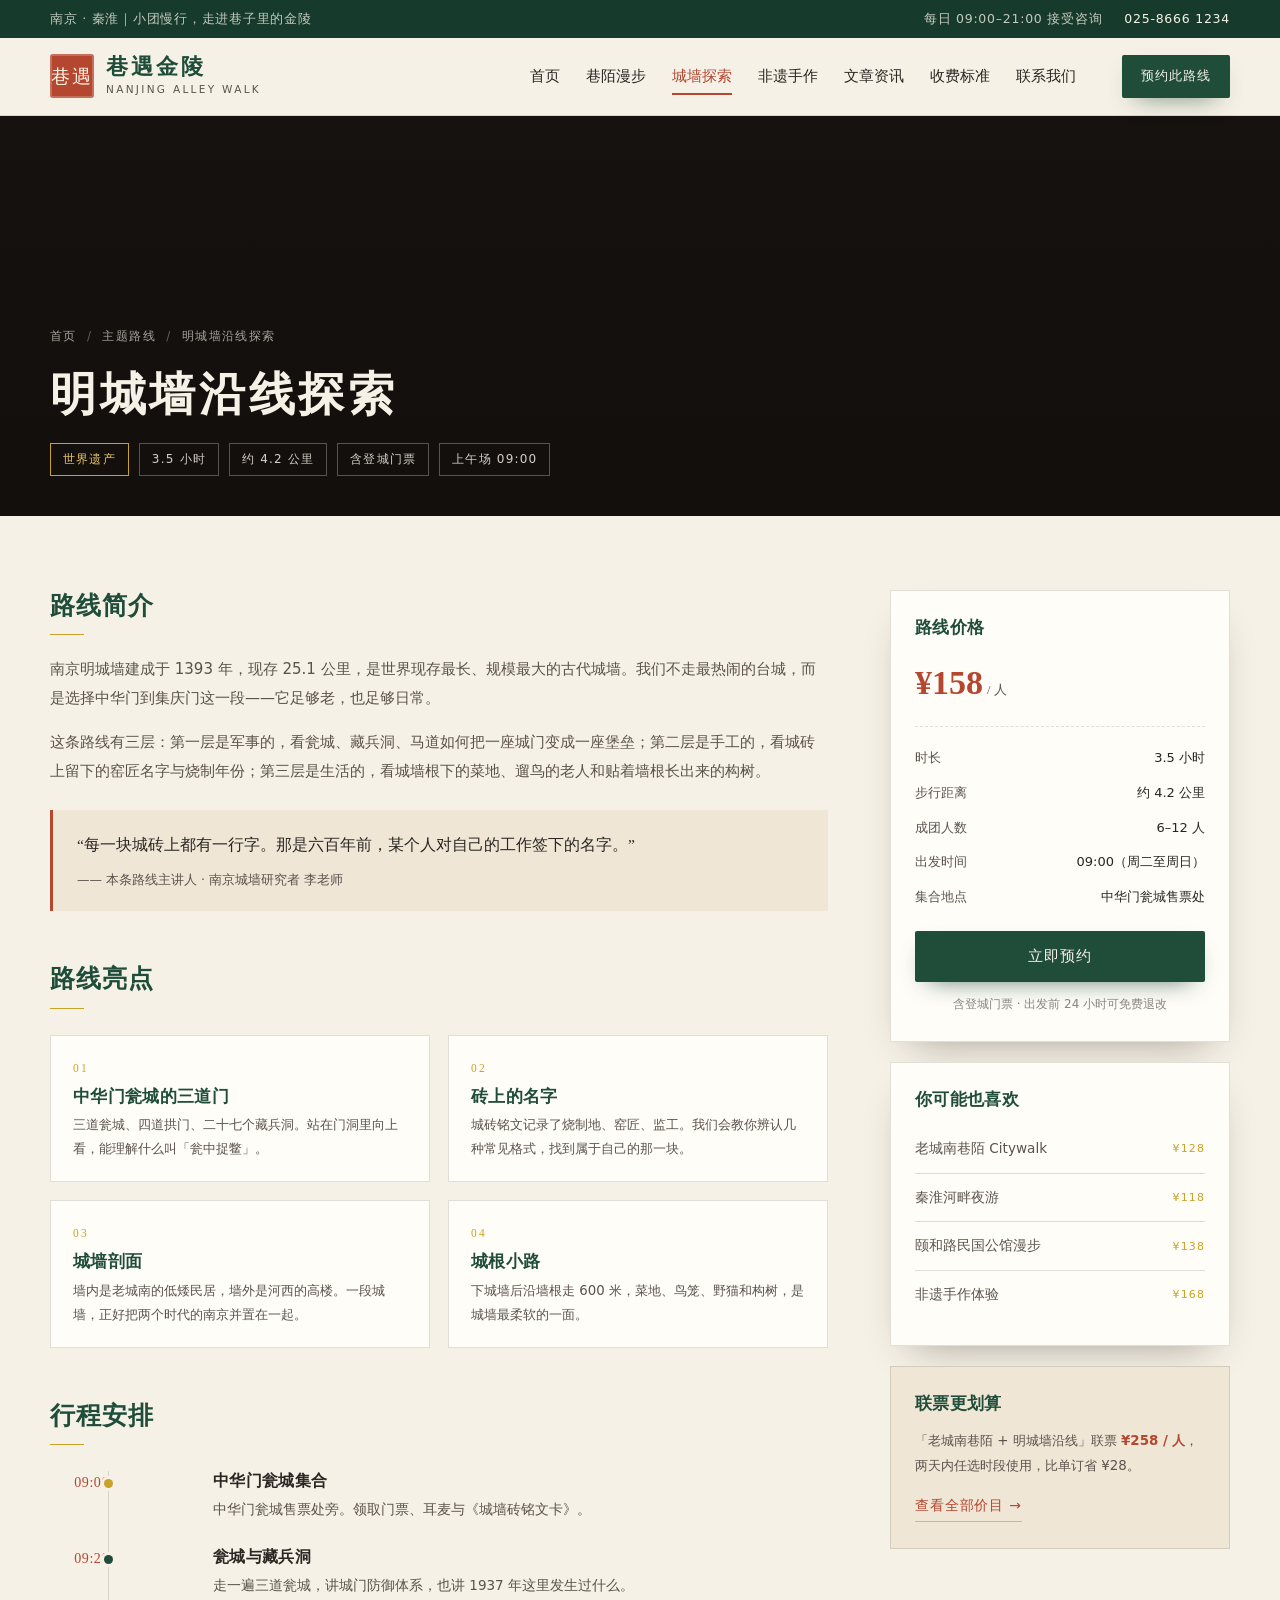
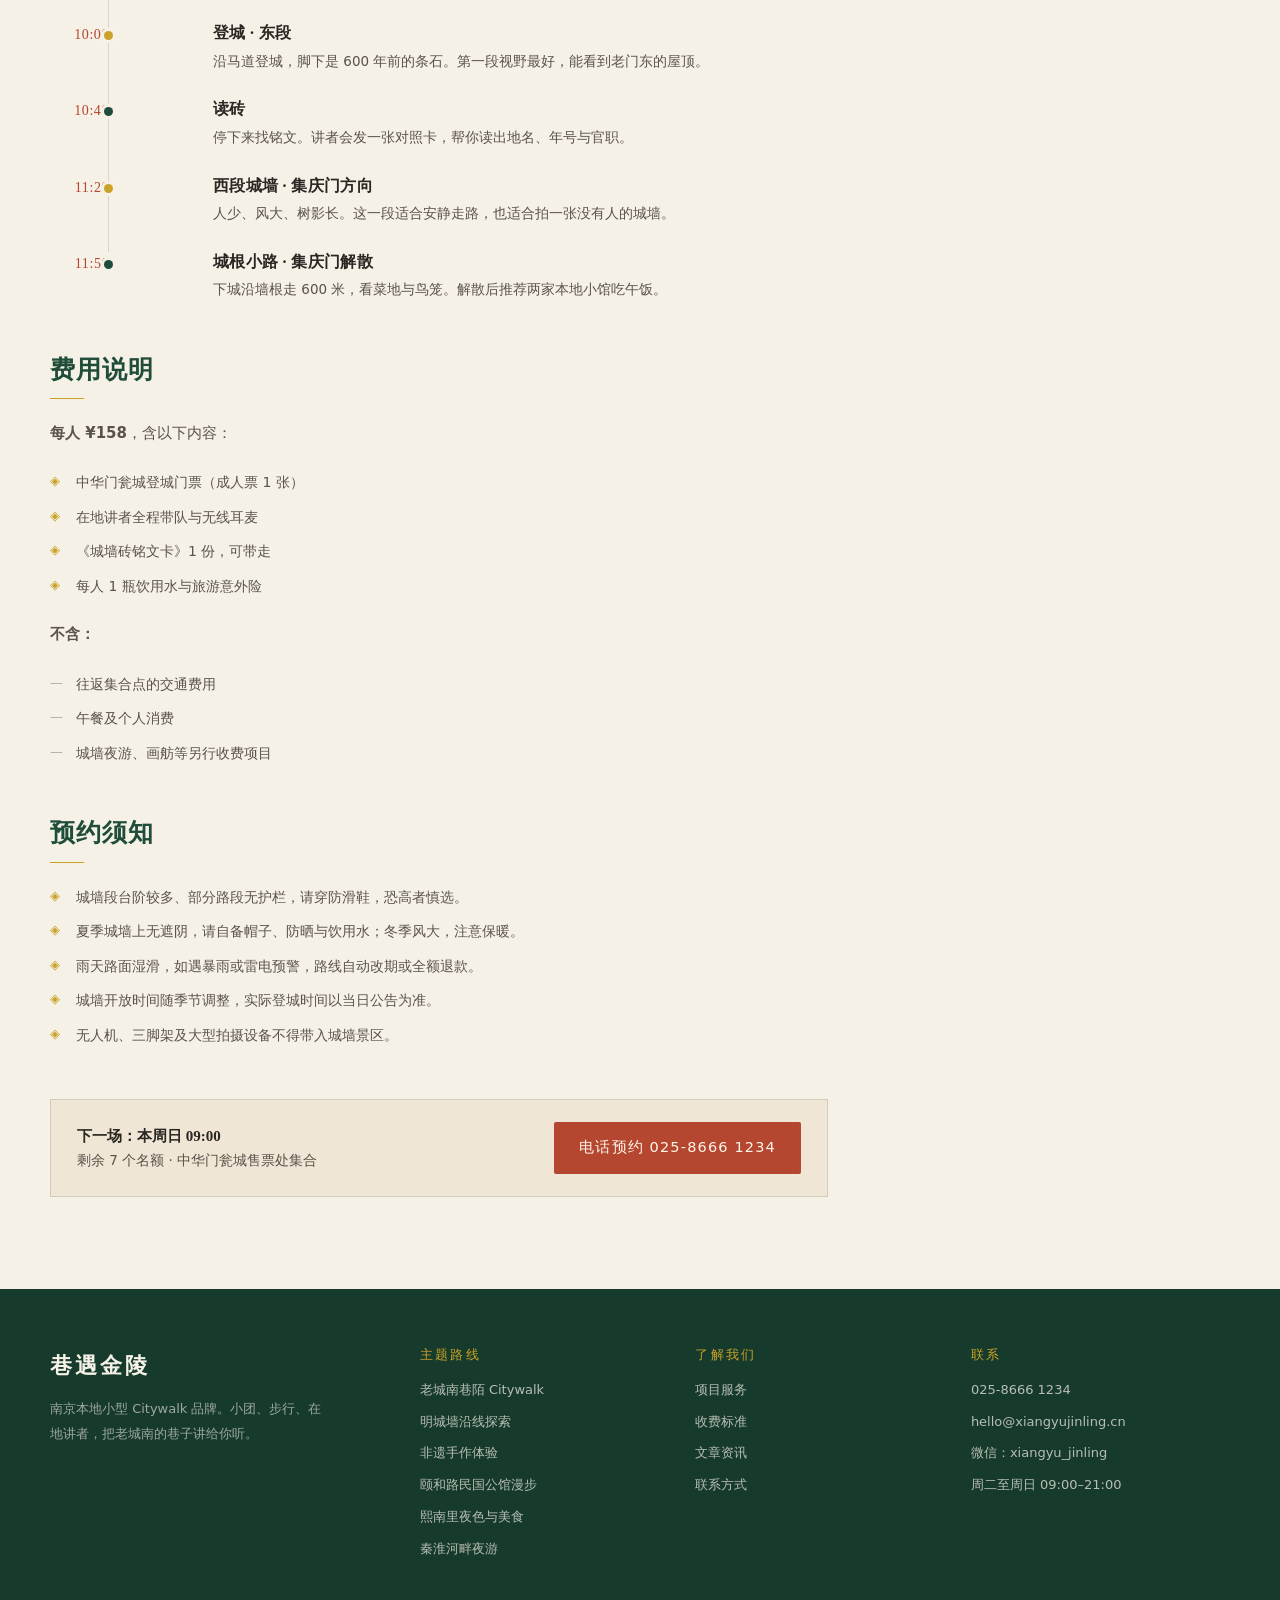
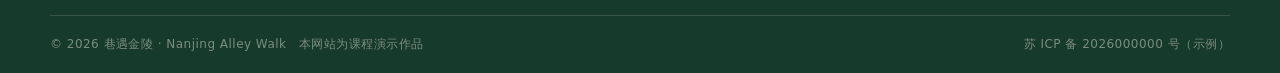
<file: project-citywall.html>
<!DOCTYPE html>
<html lang="zh-CN">
<head>
<meta charset="UTF-8">
<meta name="viewport" content="width=device-width, initial-scale=1">
<title>明城墙沿线探索 · 巷遇金陵</title>
<meta name="description" content="明城墙沿线探索：中华门瓮城至集庆门段，3.5 小时 4.2 公里，登城读砖、看城根生活。¥158/人，含登城门票。">
<link rel="stylesheet" href="style.css">
</head>
<body>

<div class="topbar">
  <div class="wrap">
    <span>南京 · 秦淮｜小团慢行，走进巷子里的金陵</span>
    <div class="tb-right">
      <span>每日 09:00–21:00 接受咨询</span>
      <span><a href="tel:02586661234">025-8666 1234</a></span>
    </div>
  </div>
</div>

<header class="site-header">
  <div class="wrap header-inner">
    <a class="brand" href="index.html">
      <span class="brand-seal">巷遇</span>
      <span class="brand-text"><strong>巷遇金陵</strong><small>Nanjing Alley Walk</small></span>
    </a>
    <button class="menu-btn" type="button" aria-label="展开导航" aria-expanded="false"><span></span><span></span><span></span></button>
    <nav class="nav" id="siteNav">
      <a href="index.html">首页</a>
      <a href="project-xiangmo.html">巷陌漫步</a>
      <a href="project-citywall.html" class="active">城墙探索</a>
      <a href="project-feiyi.html">非遗手作</a>
      <a href="news.html">文章资讯</a>
      <a href="index.html#price">收费标准</a>
      <a href="index.html#contact">联系我们</a>
    </nav>
    <div class="header-cta"><a class="btn btn-primary btn-sm" href="tel:02586661234">预约此路线</a></div>
  </div>
</header>

<section class="detail-hero">
  <div class="hero-bg" style="background-image:url('https://trae-api-cn.mchost.guru/api/ide/v1/text_to_image?prompt=Nanjing%20Ming%20dynasty%20city%20wall%20at%20sunrise%2C%20grey%20bricks%2C%20ancient%20gate%20tower%2C%20green%20trees%2C%20wide%20view%2C%20photorealistic&image_size=landscape_16_9')"></div>
  <div class="wrap">
    <nav class="breadcrumb">
      <a href="index.html">首页</a><span class="sep">/</span>
      <a href="index.html#projects">主题路线</a><span class="sep">/</span>
      <span>明城墙沿线探索</span>
    </nav>
    <h1>明城墙沿线探索</h1>
    <div class="detail-tags">
      <span class="hl">世界遗产</span>
      <span>3.5 小时</span>
      <span>约 4.2 公里</span>
      <span>含登城门票</span>
      <span>上午场 09:00</span>
    </div>
  </div>
</section>

<div class="wrap detail-layout">
  <main class="detail-main">

    <section class="detail-section reveal">
      <h2>路线简介</h2>
      <p>南京明城墙建成于 1393 年，现存 25.1 公里，是世界现存最长、规模最大的古代城墙。我们不走最热闹的台城，而是选择中华门到集庆门这一段——它足够老，也足够日常。</p>
      <p>这条路线有三层：第一层是军事的，看瓮城、藏兵洞、马道如何把一座城门变成一座堡垒；第二层是手工的，看城砖上留下的窑匠名字与烧制年份；第三层是生活的，看城墙根下的菜地、遛鸟的老人和贴着墙根长出来的构树。</p>
      <div class="quote-block" style="margin-top:24px;">
        “每一块城砖上都有一行字。那是六百年前，某个人对自己的工作签下的名字。”
        <small>—— 本条路线主讲人 · 南京城墙研究者 李老师</small>
      </div>
    </section>

    <section class="detail-section reveal">
      <h2>路线亮点</h2>
      <div class="highlight-grid">
        <div class="highlight">
          <span class="h-num">01</span>
          <h4>中华门瓮城的三道门</h4>
          <p>三道瓮城、四道拱门、二十七个藏兵洞。站在门洞里向上看，能理解什么叫「瓮中捉鳖」。</p>
        </div>
        <div class="highlight">
          <span class="h-num">02</span>
          <h4>砖上的名字</h4>
          <p>城砖铭文记录了烧制地、窑匠、监工。我们会教你辨认几种常见格式，找到属于自己的那一块。</p>
        </div>
        <div class="highlight">
          <span class="h-num">03</span>
          <h4>城墙剖面</h4>
          <p>墙内是老城南的低矮民居，墙外是河西的高楼。一段城墙，正好把两个时代的南京并置在一起。</p>
        </div>
        <div class="highlight">
          <span class="h-num">04</span>
          <h4>城根小路</h4>
          <p>下城墙后沿墙根走 600 米，菜地、鸟笼、野猫和构树，是城墙最柔软的一面。</p>
        </div>
      </div>
    </section>

    <section class="detail-section reveal">
      <h2>行程安排</h2>
      <ol class="timeline">
        <li>
          <span class="t-time">09:00</span><span class="t-dot"></span>
          <h4>中华门瓮城集合</h4>
          <p>中华门瓮城售票处旁。领取门票、耳麦与《城墙砖铭文卡》。</p>
        </li>
        <li>
          <span class="t-time">09:20</span><span class="t-dot"></span>
          <h4>瓮城与藏兵洞</h4>
          <p>走一遍三道瓮城，讲城门防御体系，也讲 1937 年这里发生过什么。</p>
        </li>
        <li>
          <span class="t-time">10:00</span><span class="t-dot"></span>
          <h4>登城 · 东段</h4>
          <p>沿马道登城，脚下是 600 年前的条石。第一段视野最好，能看到老门东的屋顶。</p>
        </li>
        <li>
          <span class="t-time">10:40</span><span class="t-dot"></span>
          <h4>读砖</h4>
          <p>停下来找铭文。讲者会发一张对照卡，帮你读出地名、年号与官职。</p>
        </li>
        <li>
          <span class="t-time">11:20</span><span class="t-dot"></span>
          <h4>西段城墙 · 集庆门方向</h4>
          <p>人少、风大、树影长。这一段适合安静走路，也适合拍一张没有人的城墙。</p>
        </li>
        <li>
          <span class="t-time">11:50</span><span class="t-dot"></span>
          <h4>城根小路 · 集庆门解散</h4>
          <p>下城沿墙根走 600 米，看菜地与鸟笼。解散后推荐两家本地小馆吃午饭。</p>
        </li>
      </ol>
    </section>

    <section class="detail-section reveal">
      <h2>费用说明</h2>
      <p><b>每人 ¥158</b>，含以下内容：</p>
      <ul class="check-list">
        <li>中华门瓮城登城门票（成人票 1 张）</li>
        <li>在地讲者全程带队与无线耳麦</li>
        <li>《城墙砖铭文卡》1 份，可带走</li>
        <li>每人 1 瓶饮用水与旅游意外险</li>
      </ul>
      <p style="margin-top:22px;"><b>不含：</b></p>
      <ul class="check-list">
        <li class="no">往返集合点的交通费用</li>
        <li class="no">午餐及个人消费</li>
        <li class="no">城墙夜游、画舫等另行收费项目</li>
      </ul>
    </section>

    <section class="detail-section reveal">
      <h2>预约须知</h2>
      <ul class="check-list">
        <li>城墙段台阶较多、部分路段无护栏，请穿防滑鞋，恐高者慎选。</li>
        <li>夏季城墙上无遮阴，请自备帽子、防晒与饮用水；冬季风大，注意保暖。</li>
        <li>雨天路面湿滑，如遇暴雨或雷电预警，路线自动改期或全额退款。</li>
        <li>城墙开放时间随季节调整，实际登城时间以当日公告为准。</li>
        <li>无人机、三脚架及大型拍摄设备不得带入城墙景区。</li>
      </ul>
    </section>

    <div class="reserve-bar reveal">
      <p><b>下一场：本周日 09:00</b><br>剩余 7 个名额 · 中华门瓮城售票处集合</p>
      <a class="btn btn-brick" href="tel:02586661234">电话预约 025-8666 1234</a>
    </div>

  </main>

  <aside class="detail-aside">
    <div class="aside-card">
      <h3>路线价格</h3>
      <div class="aside-price"><b>¥158</b><small>/ 人</small></div>
      <div class="aside-meta">
        <div><span>时长</span><b>3.5 小时</b></div>
        <div><span>步行距离</span><b>约 4.2 公里</b></div>
        <div><span>成团人数</span><b>6–12 人</b></div>
        <div><span>出发时间</span><b>09:00（周二至周日）</b></div>
        <div><span>集合地点</span><b>中华门瓮城售票处</b></div>
      </div>
      <a class="btn btn-primary" href="tel:02586661234">立即预约</a>
      <p class="aside-note">含登城门票 · 出发前 24 小时可免费退改</p>
    </div>

    <div class="aside-card">
      <h3>你可能也喜欢</h3>
      <ul class="related-list">
        <li><a href="project-xiangmo.html">老城南巷陌 Citywalk <span>¥128</span></a></li>
        <li><a href="project-qinhuai.html">秦淮河畔夜游 <span>¥118</span></a></li>
        <li><a href="project-yihe.html">颐和路民国公馆漫步 <span>¥138</span></a></li>
        <li><a href="project-feiyi.html">非遗手作体验 <span>¥168</span></a></li>
      </ul>
    </div>

    <div class="aside-card" style="background:var(--cream-deep);box-shadow:none;">
      <h3>联票更划算</h3>
      <p style="font-size:13.4px;color:var(--ink-soft);line-height:1.85;">「老城南巷陌 + 明城墙沿线」联票 <b style="color:var(--brick);">¥258 / 人</b>，两天内任选时段使用，比单订省 ¥28。</p>
      <a class="link-more" href="index.html#price" style="margin-top:14px;">查看全部价目 →</a>
    </div>
  </aside>
</div>

<footer class="site-footer">
  <div class="wrap">
    <div class="footer-grid">
      <div class="footer-brand">
        <strong>巷遇金陵</strong>
        <p>南京本地小型 Citywalk 品牌。小团、步行、在地讲者，把老城南的巷子讲给你听。</p>
      </div>
      <div class="footer-col">
        <h4>主题路线</h4>
        <a href="project-xiangmo.html">老城南巷陌 Citywalk</a>
        <a href="project-citywall.html">明城墙沿线探索</a>
        <a href="project-feiyi.html">非遗手作体验</a>
        <a href="project-yihe.html">颐和路民国公馆漫步</a>
        <a href="project-xinanli.html">熙南里夜色与美食</a>
        <a href="project-qinhuai.html">秦淮河畔夜游</a>
      </div>
      <div class="footer-col">
        <h4>了解我们</h4>
        <a href="index.html#projects">项目服务</a>
        <a href="index.html#price">收费标准</a>
        <a href="news.html">文章资讯</a>
        <a href="index.html#contact">联系方式</a>
      </div>
      <div class="footer-col">
        <h4>联系</h4>
        <a href="tel:02586661234">025-8666 1234</a>
        <a href="mailto:hello@xiangyujinling.cn">hello@xiangyujinling.cn</a>
        <span>微信：xiangyu_jinling</span>
        <span>周二至周日 09:00–21:00</span>
      </div>
    </div>
    <div class="footer-bottom">
      <span>© 2026 巷遇金陵 · Nanjing Alley Walk　本网站为课程演示作品</span>
      <span>苏 ICP 备 2026000000 号（示例）</span>
    </div>
  </div>
</footer>

<script src="main.js"></script>
</body>
</html>
</file>
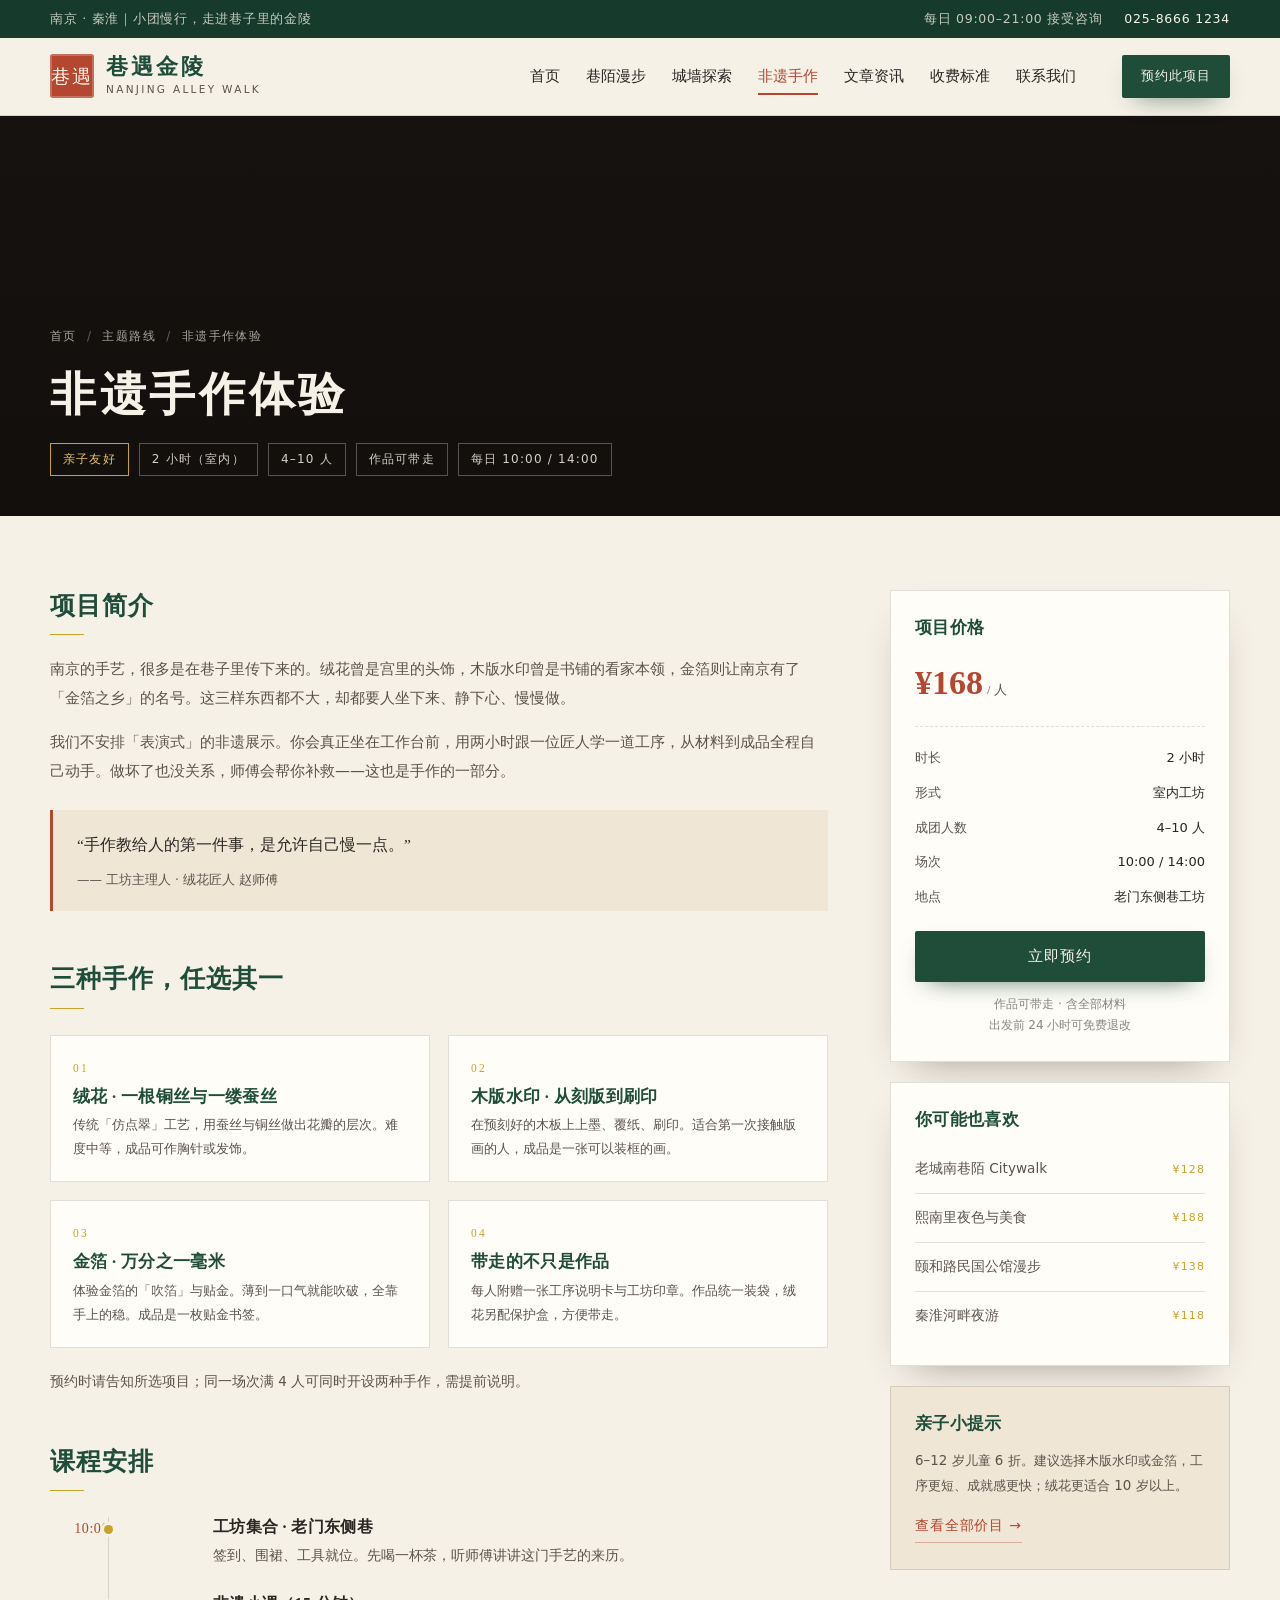
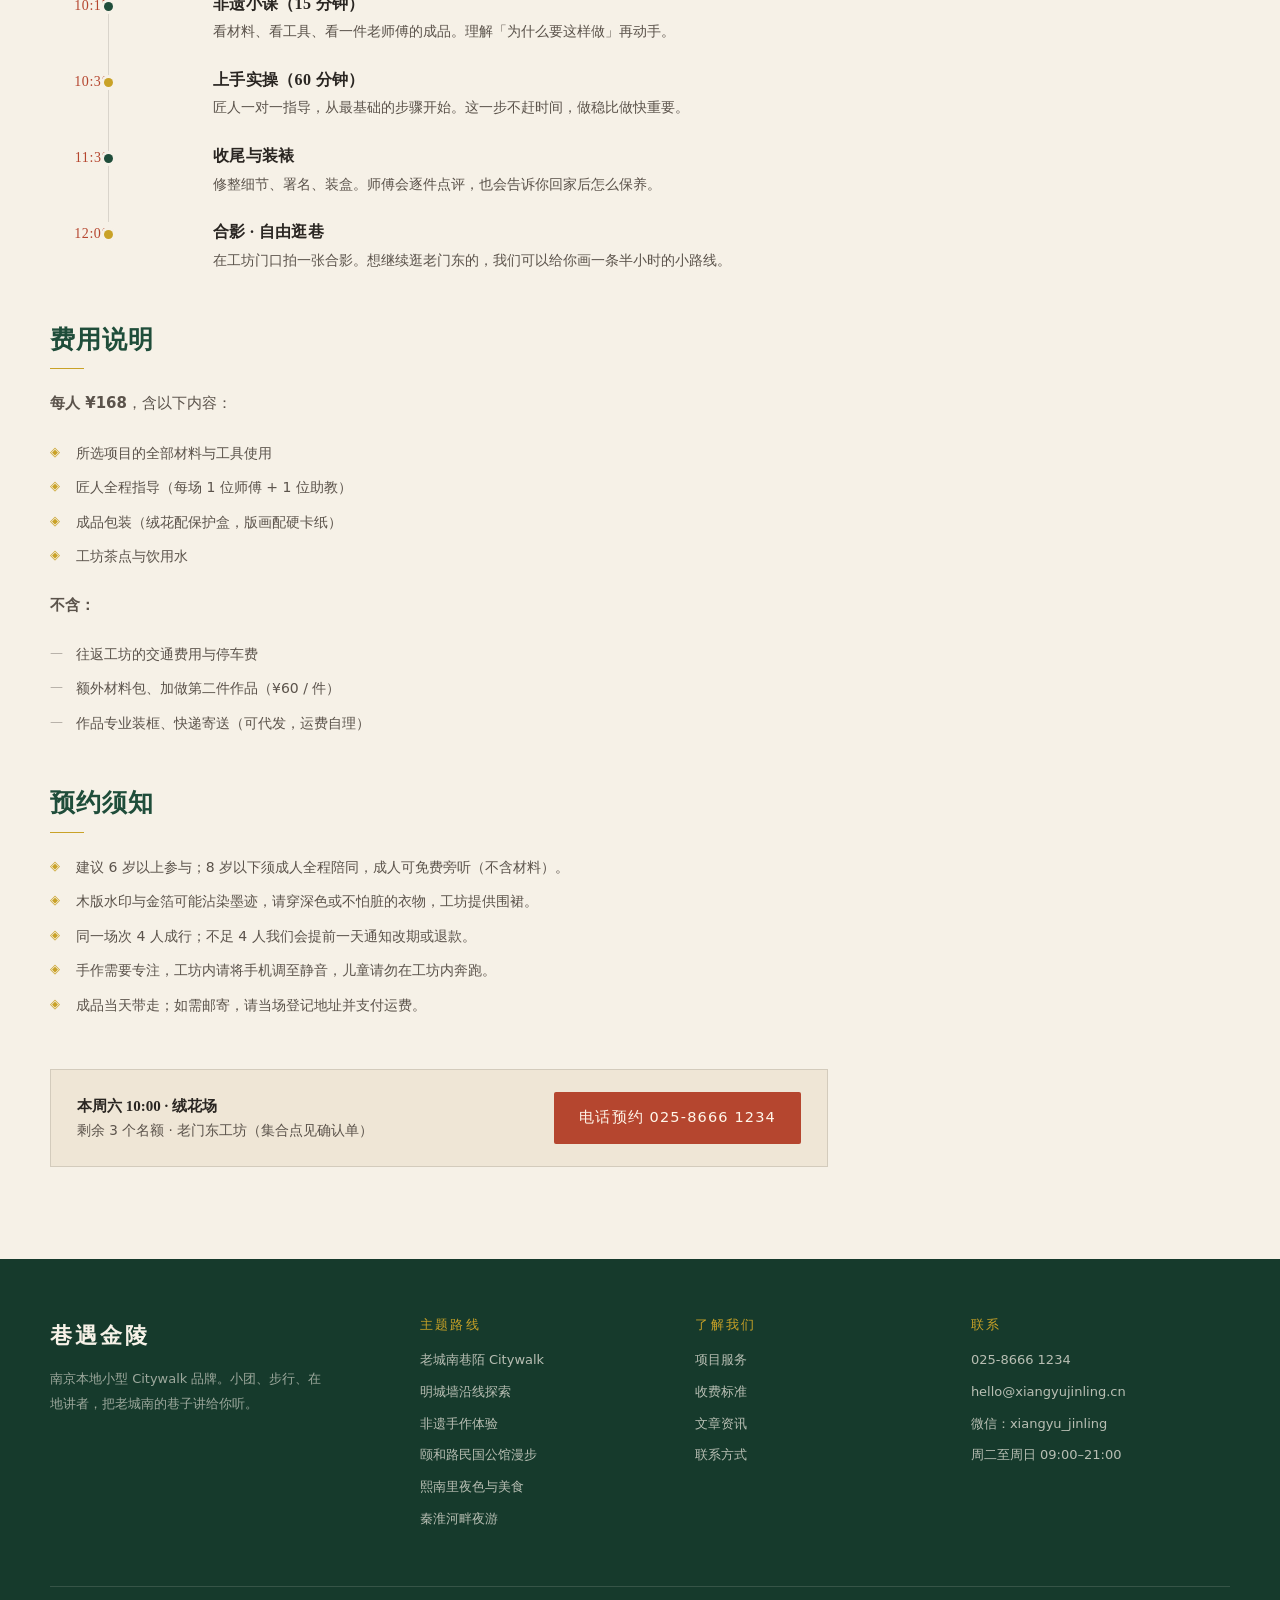
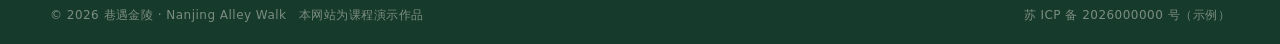
<file: project-feiyi.html>
<!DOCTYPE html>
<html lang="zh-CN">
<head>
<meta charset="UTF-8">
<meta name="viewport" content="width=device-width, initial-scale=1">
<title>非遗手作体验 · 巷遇金陵</title>
<meta name="description" content="非遗手作体验：绒花、木版水印、金箔三选一，2 小时工坊课，匠人一对一指导，作品可带走。¥168/人，亲子友好。">
<link rel="stylesheet" href="style.css">
</head>
<body>

<div class="topbar">
  <div class="wrap">
    <span>南京 · 秦淮｜小团慢行，走进巷子里的金陵</span>
    <div class="tb-right">
      <span>每日 09:00–21:00 接受咨询</span>
      <span><a href="tel:02586661234">025-8666 1234</a></span>
    </div>
  </div>
</div>

<header class="site-header">
  <div class="wrap header-inner">
    <a class="brand" href="index.html">
      <span class="brand-seal">巷遇</span>
      <span class="brand-text"><strong>巷遇金陵</strong><small>Nanjing Alley Walk</small></span>
    </a>
    <button class="menu-btn" type="button" aria-label="展开导航" aria-expanded="false"><span></span><span></span><span></span></button>
    <nav class="nav" id="siteNav">
      <a href="index.html">首页</a>
      <a href="project-xiangmo.html">巷陌漫步</a>
      <a href="project-citywall.html">城墙探索</a>
      <a href="project-feiyi.html" class="active">非遗手作</a>
      <a href="news.html">文章资讯</a>
      <a href="index.html#price">收费标准</a>
      <a href="index.html#contact">联系我们</a>
    </nav>
    <div class="header-cta"><a class="btn btn-primary btn-sm" href="tel:02586661234">预约此项目</a></div>
  </div>
</header>

<section class="detail-hero">
  <div class="hero-bg" style="background-image:url('https://trae-api-cn.mchost.guru/api/ide/v1/text_to_image?prompt=traditional%20Chinese%20craft%20workshop%20interior%2C%20artisan%20making%20velvet%20flower%2C%20silk%20threads%2C%20warm%20window%20light%2C%20photorealistic&image_size=landscape_16_9')"></div>
  <div class="wrap">
    <nav class="breadcrumb">
      <a href="index.html">首页</a><span class="sep">/</span>
      <a href="index.html#projects">主题路线</a><span class="sep">/</span>
      <span>非遗手作体验</span>
    </nav>
    <h1>非遗手作体验</h1>
    <div class="detail-tags">
      <span class="hl">亲子友好</span>
      <span>2 小时（室内）</span>
      <span>4–10 人</span>
      <span>作品可带走</span>
      <span>每日 10:00 / 14:00</span>
    </div>
  </div>
</section>

<div class="wrap detail-layout">
  <main class="detail-main">

    <section class="detail-section reveal">
      <h2>项目简介</h2>
      <p>南京的手艺，很多是在巷子里传下来的。绒花曾是宫里的头饰，木版水印曾是书铺的看家本领，金箔则让南京有了「金箔之乡」的名号。这三样东西都不大，却都要人坐下来、静下心、慢慢做。</p>
      <p>我们不安排「表演式」的非遗展示。你会真正坐在工作台前，用两小时跟一位匠人学一道工序，从材料到成品全程自己动手。做坏了也没关系，师傅会帮你补救——这也是手作的一部分。</p>
      <div class="quote-block" style="margin-top:24px;">
        “手作教给人的第一件事，是允许自己慢一点。”
        <small>—— 工坊主理人 · 绒花匠人 赵师傅</small>
      </div>
    </section>

    <section class="detail-section reveal">
      <h2>三种手作，任选其一</h2>
      <div class="highlight-grid">
        <div class="highlight">
          <span class="h-num">01</span>
          <h4>绒花 · 一根铜丝与一缕蚕丝</h4>
          <p>传统「仿点翠」工艺，用蚕丝与铜丝做出花瓣的层次。难度中等，成品可作胸针或发饰。</p>
        </div>
        <div class="highlight">
          <span class="h-num">02</span>
          <h4>木版水印 · 从刻版到刷印</h4>
          <p>在预刻好的木板上上墨、覆纸、刷印。适合第一次接触版画的人，成品是一张可以装框的画。</p>
        </div>
        <div class="highlight">
          <span class="h-num">03</span>
          <h4>金箔 · 万分之一毫米</h4>
          <p>体验金箔的「吹箔」与贴金。薄到一口气就能吹破，全靠手上的稳。成品是一枚贴金书签。</p>
        </div>
        <div class="highlight">
          <span class="h-num">04</span>
          <h4>带走的不只是作品</h4>
          <p>每人附赠一张工序说明卡与工坊印章。作品统一装袋，绒花另配保护盒，方便带走。</p>
        </div>
      </div>
      <p style="margin-top:20px;font-size:13.5px;">预约时请告知所选项目；同一场次满 4 人可同时开设两种手作，需提前说明。</p>
    </section>

    <section class="detail-section reveal">
      <h2>课程安排</h2>
      <ol class="timeline">
        <li>
          <span class="t-time">10:00</span><span class="t-dot"></span>
          <h4>工坊集合 · 老门东侧巷</h4>
          <p>签到、围裙、工具就位。先喝一杯茶，听师傅讲讲这门手艺的来历。</p>
        </li>
        <li>
          <span class="t-time">10:15</span><span class="t-dot"></span>
          <h4>非遗小课（15 分钟）</h4>
          <p>看材料、看工具、看一件老师傅的成品。理解「为什么要这样做」再动手。</p>
        </li>
        <li>
          <span class="t-time">10:30</span><span class="t-dot"></span>
          <h4>上手实操（60 分钟）</h4>
          <p>匠人一对一指导，从最基础的步骤开始。这一步不赶时间，做稳比做快重要。</p>
        </li>
        <li>
          <span class="t-time">11:30</span><span class="t-dot"></span>
          <h4>收尾与装裱</h4>
          <p>修整细节、署名、装盒。师傅会逐件点评，也会告诉你回家后怎么保养。</p>
        </li>
        <li>
          <span class="t-time">12:00</span><span class="t-dot"></span>
          <h4>合影 · 自由逛巷</h4>
          <p>在工坊门口拍一张合影。想继续逛老门东的，我们可以给你画一条半小时的小路线。</p>
        </li>
      </ol>
    </section>

    <section class="detail-section reveal">
      <h2>费用说明</h2>
      <p><b>每人 ¥168</b>，含以下内容：</p>
      <ul class="check-list">
        <li>所选项目的全部材料与工具使用</li>
        <li>匠人全程指导（每场 1 位师傅 + 1 位助教）</li>
        <li>成品包装（绒花配保护盒，版画配硬卡纸）</li>
        <li>工坊茶点与饮用水</li>
      </ul>
      <p style="margin-top:22px;"><b>不含：</b></p>
      <ul class="check-list">
        <li class="no">往返工坊的交通费用与停车费</li>
        <li class="no">额外材料包、加做第二件作品（¥60 / 件）</li>
        <li class="no">作品专业装框、快递寄送（可代发，运费自理）</li>
      </ul>
    </section>

    <section class="detail-section reveal">
      <h2>预约须知</h2>
      <ul class="check-list">
        <li>建议 6 岁以上参与；8 岁以下须成人全程陪同，成人可免费旁听（不含材料）。</li>
        <li>木版水印与金箔可能沾染墨迹，请穿深色或不怕脏的衣物，工坊提供围裙。</li>
        <li>同一场次 4 人成行；不足 4 人我们会提前一天通知改期或退款。</li>
        <li>手作需要专注，工坊内请将手机调至静音，儿童请勿在工坊内奔跑。</li>
        <li>成品当天带走；如需邮寄，请当场登记地址并支付运费。</li>
      </ul>
    </section>

    <div class="reserve-bar reveal">
      <p><b>本周六 10:00 · 绒花场</b><br>剩余 3 个名额 · 老门东工坊（集合点见确认单）</p>
      <a class="btn btn-brick" href="tel:02586661234">电话预约 025-8666 1234</a>
    </div>

  </main>

  <aside class="detail-aside">
    <div class="aside-card">
      <h3>项目价格</h3>
      <div class="aside-price"><b>¥168</b><small>/ 人</small></div>
      <div class="aside-meta">
        <div><span>时长</span><b>2 小时</b></div>
        <div><span>形式</span><b>室内工坊</b></div>
        <div><span>成团人数</span><b>4–10 人</b></div>
        <div><span>场次</span><b>10:00 / 14:00</b></div>
        <div><span>地点</span><b>老门东侧巷工坊</b></div>
      </div>
      <a class="btn btn-primary" href="tel:02586661234">立即预约</a>
      <p class="aside-note">作品可带走 · 含全部材料<br>出发前 24 小时可免费退改</p>
    </div>

    <div class="aside-card">
      <h3>你可能也喜欢</h3>
      <ul class="related-list">
        <li><a href="project-xiangmo.html">老城南巷陌 Citywalk <span>¥128</span></a></li>
        <li><a href="project-xinanli.html">熙南里夜色与美食 <span>¥188</span></a></li>
        <li><a href="project-yihe.html">颐和路民国公馆漫步 <span>¥138</span></a></li>
        <li><a href="project-qinhuai.html">秦淮河畔夜游 <span>¥118</span></a></li>
      </ul>
    </div>

    <div class="aside-card" style="background:var(--cream-deep);box-shadow:none;">
      <h3>亲子小提示</h3>
      <p style="font-size:13.4px;color:var(--ink-soft);line-height:1.85;">6–12 岁儿童 6 折。建议选择木版水印或金箔，工序更短、成就感更快；绒花更适合 10 岁以上。</p>
      <a class="link-more" href="index.html#price" style="margin-top:14px;">查看全部价目 →</a>
    </div>
  </aside>
</div>

<footer class="site-footer">
  <div class="wrap">
    <div class="footer-grid">
      <div class="footer-brand">
        <strong>巷遇金陵</strong>
        <p>南京本地小型 Citywalk 品牌。小团、步行、在地讲者，把老城南的巷子讲给你听。</p>
      </div>
      <div class="footer-col">
        <h4>主题路线</h4>
        <a href="project-xiangmo.html">老城南巷陌 Citywalk</a>
        <a href="project-citywall.html">明城墙沿线探索</a>
        <a href="project-feiyi.html">非遗手作体验</a>
        <a href="project-yihe.html">颐和路民国公馆漫步</a>
        <a href="project-xinanli.html">熙南里夜色与美食</a>
        <a href="project-qinhuai.html">秦淮河畔夜游</a>
      </div>
      <div class="footer-col">
        <h4>了解我们</h4>
        <a href="index.html#projects">项目服务</a>
        <a href="index.html#price">收费标准</a>
        <a href="news.html">文章资讯</a>
        <a href="index.html#contact">联系方式</a>
      </div>
      <div class="footer-col">
        <h4>联系</h4>
        <a href="tel:02586661234">025-8666 1234</a>
        <a href="mailto:hello@xiangyujinling.cn">hello@xiangyujinling.cn</a>
        <span>微信：xiangyu_jinling</span>
        <span>周二至周日 09:00–21:00</span>
      </div>
    </div>
    <div class="footer-bottom">
      <span>© 2026 巷遇金陵 · Nanjing Alley Walk　本网站为课程演示作品</span>
      <span>苏 ICP 备 2026000000 号（示例）</span>
    </div>
  </div>
</footer>

<script src="main.js"></script>
</body>
</html>
</file>
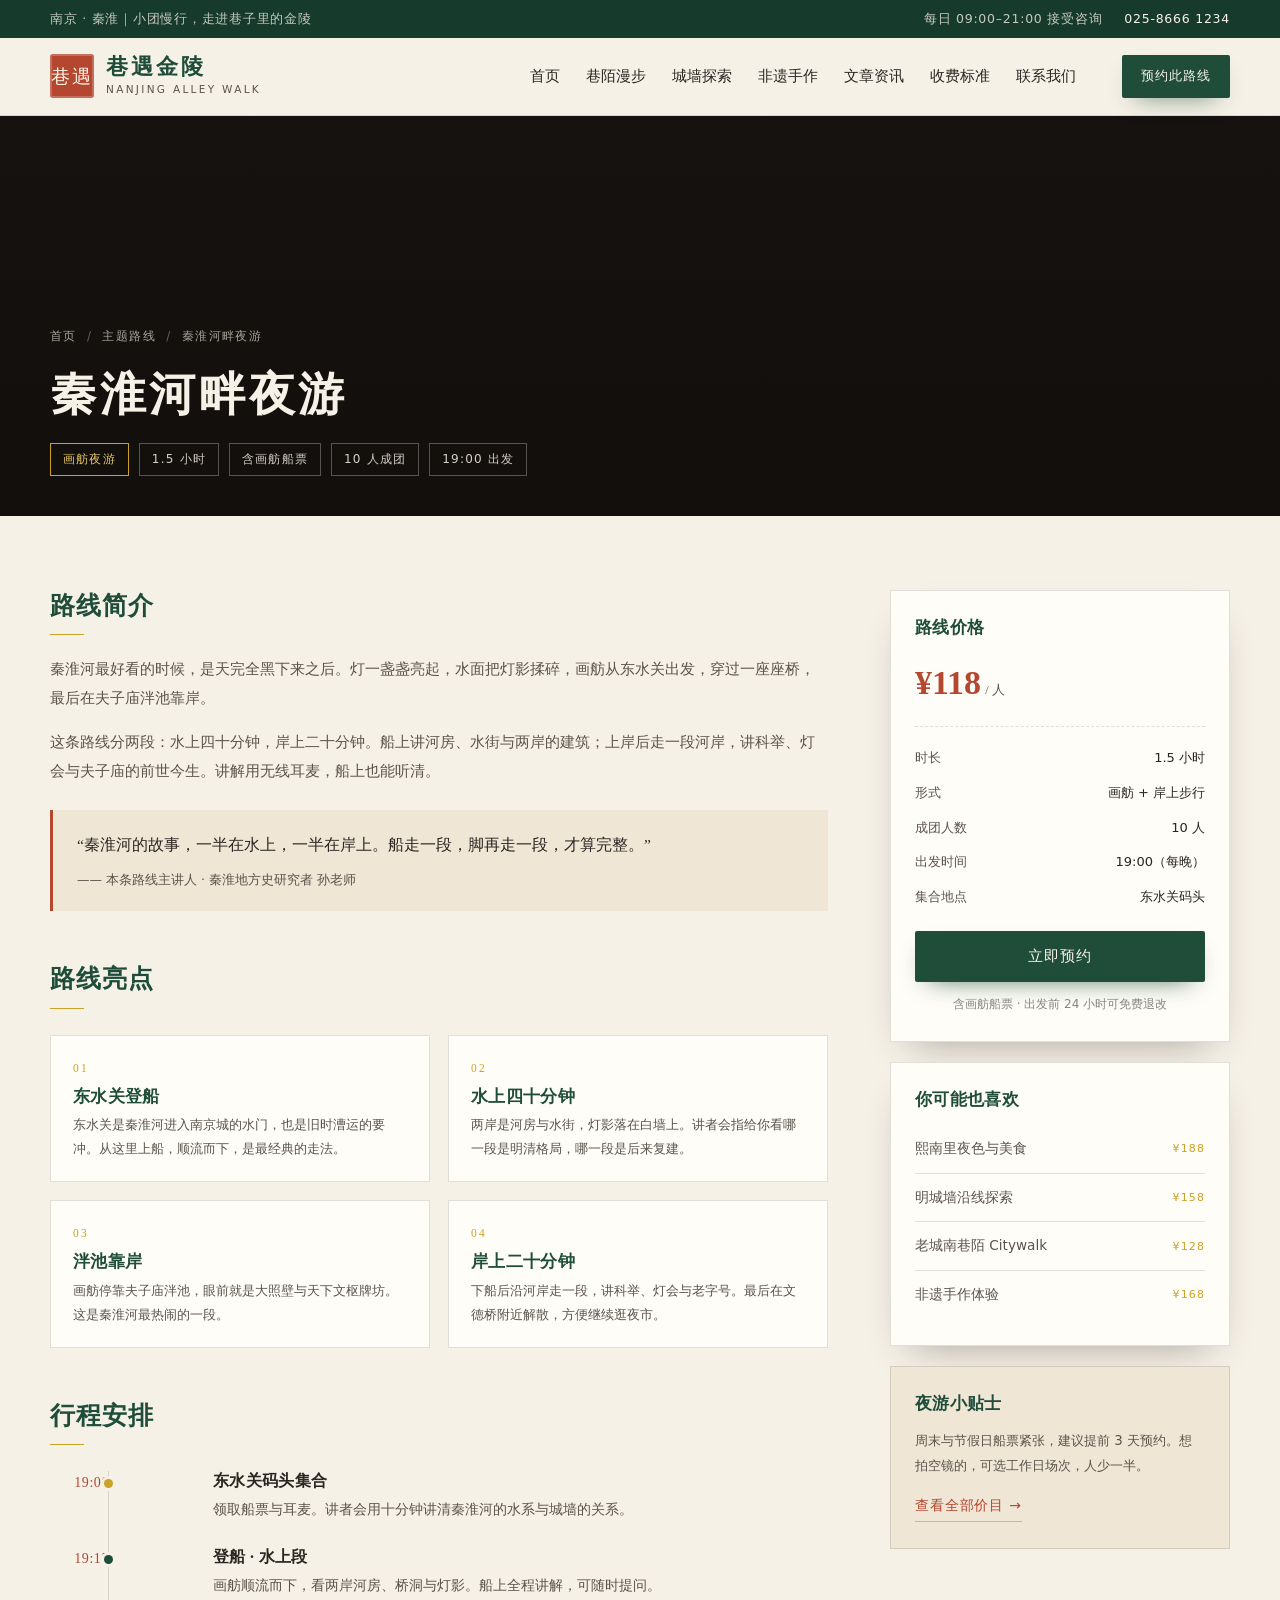
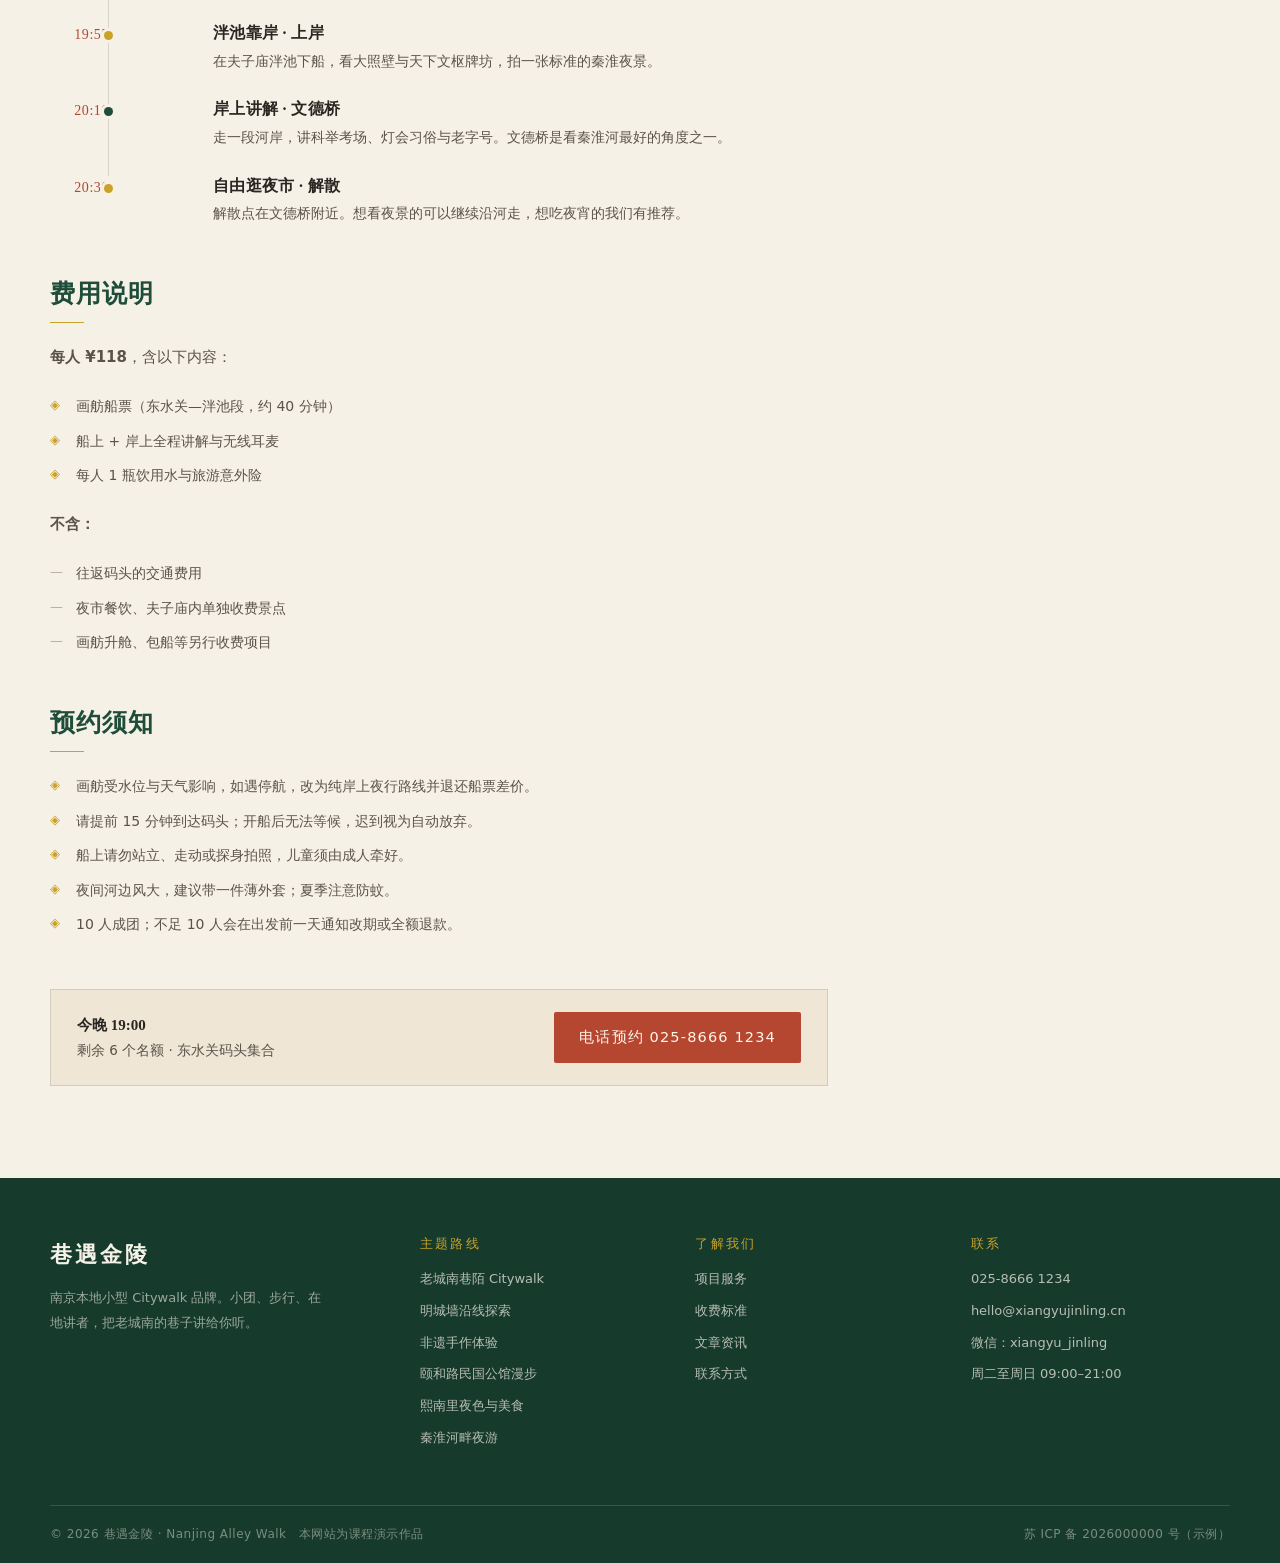
<file: project-qinhuai.html>
<!DOCTYPE html>
<html lang="zh-CN">
<head>
<meta charset="UTF-8">
<meta name="viewport" content="width=device-width, initial-scale=1">
<title>秦淮河畔夜游 · 巷遇金陵</title>
<meta name="description" content="秦淮河畔夜游：东水关登船、泮池靠岸，1.5 小时画舫夜游 + 岸上讲解。¥118/人，每晚 19:00 出发。">
<link rel="stylesheet" href="style.css">
</head>
<body>

<div class="topbar">
  <div class="wrap">
    <span>南京 · 秦淮｜小团慢行，走进巷子里的金陵</span>
    <div class="tb-right">
      <span>每日 09:00–21:00 接受咨询</span>
      <span><a href="tel:02586661234">025-8666 1234</a></span>
    </div>
  </div>
</div>

<header class="site-header">
  <div class="wrap header-inner">
    <a class="brand" href="index.html">
      <span class="brand-seal">巷遇</span>
      <span class="brand-text"><strong>巷遇金陵</strong><small>Nanjing Alley Walk</small></span>
    </a>
    <button class="menu-btn" type="button" aria-label="展开导航" aria-expanded="false"><span></span><span></span><span></span></button>
    <nav class="nav" id="siteNav">
      <a href="index.html">首页</a>
      <a href="project-xiangmo.html">巷陌漫步</a>
      <a href="project-citywall.html">城墙探索</a>
      <a href="project-feiyi.html">非遗手作</a>
      <a href="news.html">文章资讯</a>
      <a href="index.html#price">收费标准</a>
      <a href="index.html#contact">联系我们</a>
    </nav>
    <div class="header-cta"><a class="btn btn-primary btn-sm" href="tel:02586661234">预约此路线</a></div>
  </div>
</header>

<section class="detail-hero">
  <div class="hero-bg" style="background-image:url('https://trae-api-cn.mchost.guru/api/ide/v1/text_to_image?prompt=night%20boat%20on%20Qinhuai%20River%20Nanjing%2C%20colorful%20lights%20reflecting%20on%20water%2C%20traditional%20architecture%2C%20photorealistic&image_size=landscape_16_9')"></div>
  <div class="wrap">
    <nav class="breadcrumb">
      <a href="index.html">首页</a><span class="sep">/</span>
      <a href="index.html#projects">主题路线</a><span class="sep">/</span>
      <span>秦淮河畔夜游</span>
    </nav>
    <h1>秦淮河畔夜游</h1>
    <div class="detail-tags">
      <span class="hl">画舫夜游</span>
      <span>1.5 小时</span>
      <span>含画舫船票</span>
      <span>10 人成团</span>
      <span>19:00 出发</span>
    </div>
  </div>
</section>

<div class="wrap detail-layout">
  <main class="detail-main">

    <section class="detail-section reveal">
      <h2>路线简介</h2>
      <p>秦淮河最好看的时候，是天完全黑下来之后。灯一盏盏亮起，水面把灯影揉碎，画舫从东水关出发，穿过一座座桥，最后在夫子庙泮池靠岸。</p>
      <p>这条路线分两段：水上四十分钟，岸上二十分钟。船上讲河房、水街与两岸的建筑；上岸后走一段河岸，讲科举、灯会与夫子庙的前世今生。讲解用无线耳麦，船上也能听清。</p>
      <div class="quote-block" style="margin-top:24px;">
        “秦淮河的故事，一半在水上，一半在岸上。船走一段，脚再走一段，才算完整。”
        <small>—— 本条路线主讲人 · 秦淮地方史研究者 孙老师</small>
      </div>
    </section>

    <section class="detail-section reveal">
      <h2>路线亮点</h2>
      <div class="highlight-grid">
        <div class="highlight">
          <span class="h-num">01</span>
          <h4>东水关登船</h4>
          <p>东水关是秦淮河进入南京城的水门，也是旧时漕运的要冲。从这里上船，顺流而下，是最经典的走法。</p>
        </div>
        <div class="highlight">
          <span class="h-num">02</span>
          <h4>水上四十分钟</h4>
          <p>两岸是河房与水街，灯影落在白墙上。讲者会指给你看哪一段是明清格局，哪一段是后来复建。</p>
        </div>
        <div class="highlight">
          <span class="h-num">03</span>
          <h4>泮池靠岸</h4>
          <p>画舫停靠夫子庙泮池，眼前就是大照壁与天下文枢牌坊。这是秦淮河最热闹的一段。</p>
        </div>
        <div class="highlight">
          <span class="h-num">04</span>
          <h4>岸上二十分钟</h4>
          <p>下船后沿河岸走一段，讲科举、灯会与老字号。最后在文德桥附近解散，方便继续逛夜市。</p>
        </div>
      </div>
    </section>

    <section class="detail-section reveal">
      <h2>行程安排</h2>
      <ol class="timeline">
        <li>
          <span class="t-time">19:00</span><span class="t-dot"></span>
          <h4>东水关码头集合</h4>
          <p>领取船票与耳麦。讲者会用十分钟讲清秦淮河的水系与城墙的关系。</p>
        </li>
        <li>
          <span class="t-time">19:15</span><span class="t-dot"></span>
          <h4>登船 · 水上段</h4>
          <p>画舫顺流而下，看两岸河房、桥洞与灯影。船上全程讲解，可随时提问。</p>
        </li>
        <li>
          <span class="t-time">19:55</span><span class="t-dot"></span>
          <h4>泮池靠岸 · 上岸</h4>
          <p>在夫子庙泮池下船，看大照壁与天下文枢牌坊，拍一张标准的秦淮夜景。</p>
        </li>
        <li>
          <span class="t-time">20:10</span><span class="t-dot"></span>
          <h4>岸上讲解 · 文德桥</h4>
          <p>走一段河岸，讲科举考场、灯会习俗与老字号。文德桥是看秦淮河最好的角度之一。</p>
        </li>
        <li>
          <span class="t-time">20:30</span><span class="t-dot"></span>
          <h4>自由逛夜市 · 解散</h4>
          <p>解散点在文德桥附近。想看夜景的可以继续沿河走，想吃夜宵的我们有推荐。</p>
        </li>
      </ol>
    </section>

    <section class="detail-section reveal">
      <h2>费用说明</h2>
      <p><b>每人 ¥118</b>，含以下内容：</p>
      <ul class="check-list">
        <li>画舫船票（东水关—泮池段，约 40 分钟）</li>
        <li>船上 + 岸上全程讲解与无线耳麦</li>
        <li>每人 1 瓶饮用水与旅游意外险</li>
      </ul>
      <p style="margin-top:22px;"><b>不含：</b></p>
      <ul class="check-list">
        <li class="no">往返码头的交通费用</li>
        <li class="no">夜市餐饮、夫子庙内单独收费景点</li>
        <li class="no">画舫升舱、包船等另行收费项目</li>
      </ul>
    </section>

    <section class="detail-section reveal">
      <h2>预约须知</h2>
      <ul class="check-list">
        <li>画舫受水位与天气影响，如遇停航，改为纯岸上夜行路线并退还船票差价。</li>
        <li>请提前 15 分钟到达码头；开船后无法等候，迟到视为自动放弃。</li>
        <li>船上请勿站立、走动或探身拍照，儿童须由成人牵好。</li>
        <li>夜间河边风大，建议带一件薄外套；夏季注意防蚊。</li>
        <li>10 人成团；不足 10 人会在出发前一天通知改期或全额退款。</li>
      </ul>
    </section>

    <div class="reserve-bar reveal">
      <p><b>今晚 19:00</b><br>剩余 6 个名额 · 东水关码头集合</p>
      <a class="btn btn-brick" href="tel:02586661234">电话预约 025-8666 1234</a>
    </div>

  </main>

  <aside class="detail-aside">
    <div class="aside-card">
      <h3>路线价格</h3>
      <div class="aside-price"><b>¥118</b><small>/ 人</small></div>
      <div class="aside-meta">
        <div><span>时长</span><b>1.5 小时</b></div>
        <div><span>形式</span><b>画舫 + 岸上步行</b></div>
        <div><span>成团人数</span><b>10 人</b></div>
        <div><span>出发时间</span><b>19:00（每晚）</b></div>
        <div><span>集合地点</span><b>东水关码头</b></div>
      </div>
      <a class="btn btn-primary" href="tel:02586661234">立即预约</a>
      <p class="aside-note">含画舫船票 · 出发前 24 小时可免费退改</p>
    </div>

    <div class="aside-card">
      <h3>你可能也喜欢</h3>
      <ul class="related-list">
        <li><a href="project-xinanli.html">熙南里夜色与美食 <span>¥188</span></a></li>
        <li><a href="project-citywall.html">明城墙沿线探索 <span>¥158</span></a></li>
        <li><a href="project-xiangmo.html">老城南巷陌 Citywalk <span>¥128</span></a></li>
        <li><a href="project-feiyi.html">非遗手作体验 <span>¥168</span></a></li>
      </ul>
    </div>

    <div class="aside-card" style="background:var(--cream-deep);box-shadow:none;">
      <h3>夜游小贴士</h3>
      <p style="font-size:13.4px;color:var(--ink-soft);line-height:1.85;">周末与节假日船票紧张，建议提前 3 天预约。想拍空镜的，可选工作日场次，人少一半。</p>
      <a class="link-more" href="index.html#price" style="margin-top:14px;">查看全部价目 →</a>
    </div>
  </aside>
</div>

<footer class="site-footer">
  <div class="wrap">
    <div class="footer-grid">
      <div class="footer-brand">
        <strong>巷遇金陵</strong>
        <p>南京本地小型 Citywalk 品牌。小团、步行、在地讲者，把老城南的巷子讲给你听。</p>
      </div>
      <div class="footer-col">
        <h4>主题路线</h4>
        <a href="project-xiangmo.html">老城南巷陌 Citywalk</a>
        <a href="project-citywall.html">明城墙沿线探索</a>
        <a href="project-feiyi.html">非遗手作体验</a>
        <a href="project-yihe.html">颐和路民国公馆漫步</a>
        <a href="project-xinanli.html">熙南里夜色与美食</a>
        <a href="project-qinhuai.html">秦淮河畔夜游</a>
      </div>
      <div class="footer-col">
        <h4>了解我们</h4>
        <a href="index.html#projects">项目服务</a>
        <a href="index.html#price">收费标准</a>
        <a href="news.html">文章资讯</a>
        <a href="index.html#contact">联系方式</a>
      </div>
      <div class="footer-col">
        <h4>联系</h4>
        <a href="tel:02586661234">025-8666 1234</a>
        <a href="mailto:hello@xiangyujinling.cn">hello@xiangyujinling.cn</a>
        <span>微信：xiangyu_jinling</span>
        <span>周二至周日 09:00–21:00</span>
      </div>
    </div>
    <div class="footer-bottom">
      <span>© 2026 巷遇金陵 · Nanjing Alley Walk　本网站为课程演示作品</span>
      <span>苏 ICP 备 2026000000 号（示例）</span>
    </div>
  </div>
</footer>

<script src="main.js"></script>
</body>
</html>
</file>
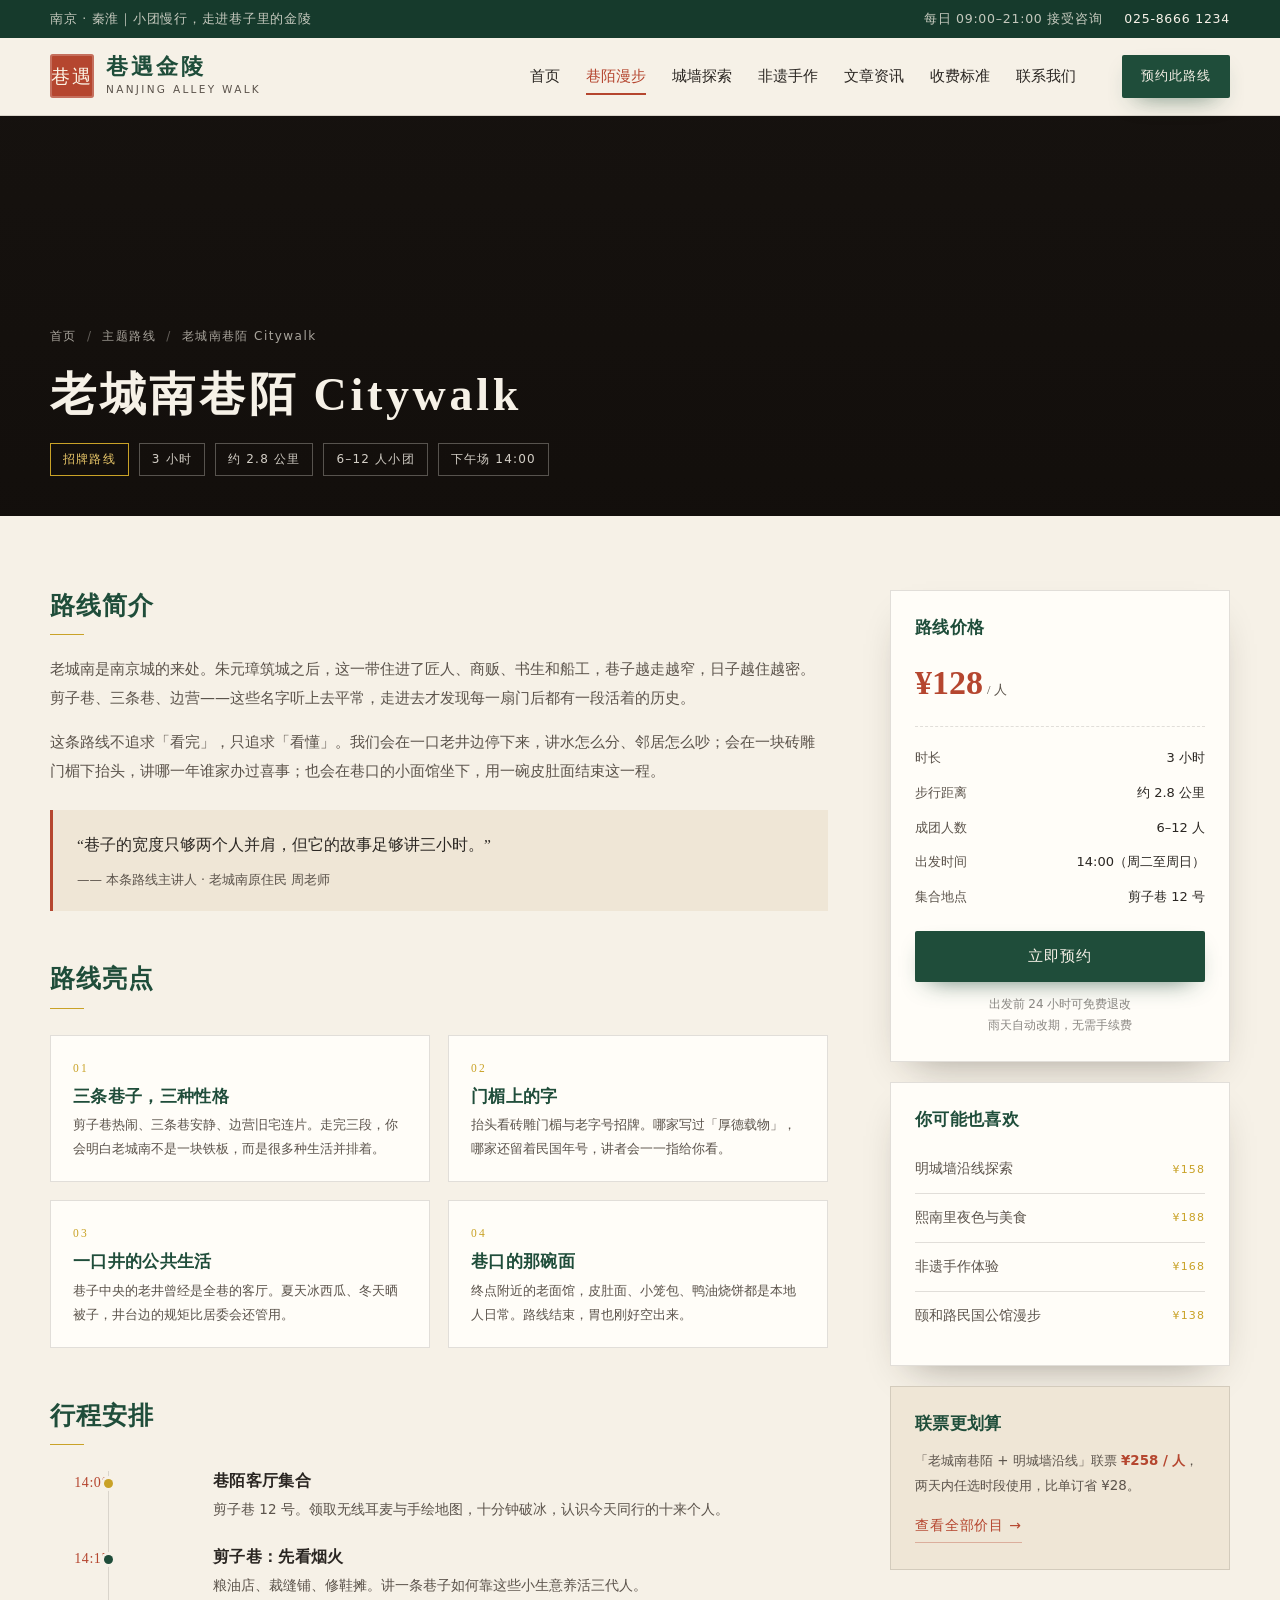
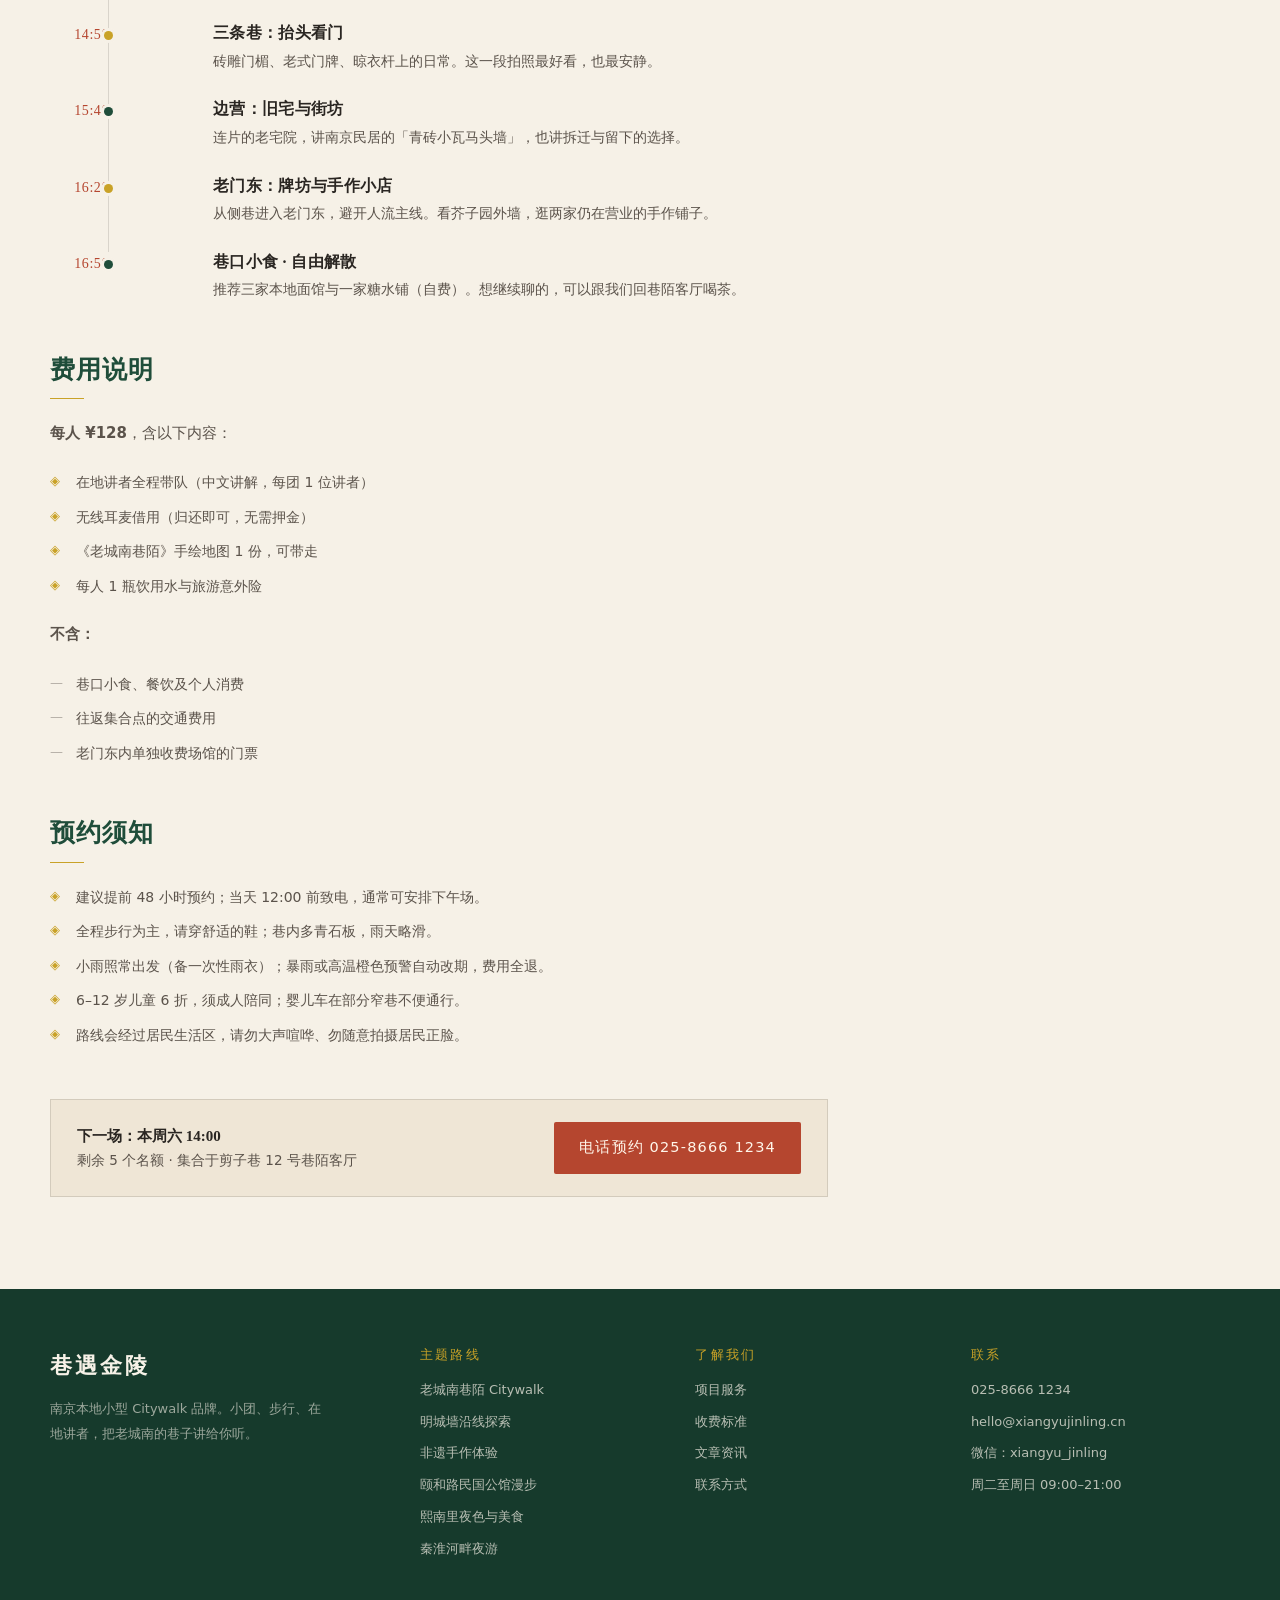
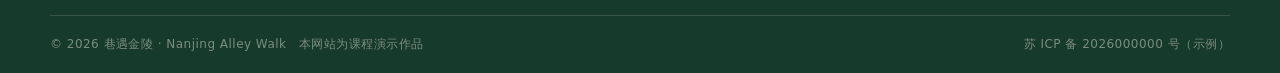
<file: project-xiangmo.html>
<!DOCTYPE html>
<html lang="zh-CN">
<head>
<meta charset="UTF-8">
<meta name="viewport" content="width=device-width, initial-scale=1">
<title>老城南巷陌 Citywalk · 巷遇金陵</title>
<meta name="description" content="老城南巷陌 Citywalk：从剪子巷、三条巷走到老门东，3 小时 2.8 公里，在地讲者带你走进南京老城南的市井日常。¥128/人。">
<link rel="stylesheet" href="style.css">
</head>
<body>

<div class="topbar">
  <div class="wrap">
    <span>南京 · 秦淮｜小团慢行，走进巷子里的金陵</span>
    <div class="tb-right">
      <span>每日 09:00–21:00 接受咨询</span>
      <span><a href="tel:02586661234">025-8666 1234</a></span>
    </div>
  </div>
</div>

<header class="site-header">
  <div class="wrap header-inner">
    <a class="brand" href="index.html">
      <span class="brand-seal">巷遇</span>
      <span class="brand-text"><strong>巷遇金陵</strong><small>Nanjing Alley Walk</small></span>
    </a>
    <button class="menu-btn" type="button" aria-label="展开导航" aria-expanded="false"><span></span><span></span><span></span></button>
    <nav class="nav" id="siteNav">
      <a href="index.html">首页</a>
      <a href="project-xiangmo.html" class="active">巷陌漫步</a>
      <a href="project-citywall.html">城墙探索</a>
      <a href="project-feiyi.html">非遗手作</a>
      <a href="news.html">文章资讯</a>
      <a href="index.html#price">收费标准</a>
      <a href="index.html#contact">联系我们</a>
    </nav>
    <div class="header-cta"><a class="btn btn-primary btn-sm" href="tel:02586661234">预约此路线</a></div>
  </div>
</header>

<!-- 详情首屏 -->
<section class="detail-hero">
  <div class="hero-bg" style="background-image:url('https://trae-api-cn.mchost.guru/api/ide/v1/text_to_image?prompt=historic%20Nanjing%20old%20south%20city%20alley%20at%20golden%20hour%2C%20white%20walls%2C%20dark%20tiled%20roofs%2C%20red%20lanterns%2C%20stone%20pavement%2C%20cinematic%2C%20photorealistic&image_size=landscape_16_9')"></div>
  <div class="wrap">
    <nav class="breadcrumb">
      <a href="index.html">首页</a><span class="sep">/</span>
      <a href="index.html#projects">主题路线</a><span class="sep">/</span>
      <span>老城南巷陌 Citywalk</span>
    </nav>
    <h1>老城南巷陌 Citywalk</h1>
    <div class="detail-tags">
      <span class="hl">招牌路线</span>
      <span>3 小时</span>
      <span>约 2.8 公里</span>
      <span>6–12 人小团</span>
      <span>下午场 14:00</span>
    </div>
  </div>
</section>

<div class="wrap detail-layout">
  <!-- 正文 -->
  <main class="detail-main">

    <section class="detail-section reveal">
      <h2>路线简介</h2>
      <p>老城南是南京城的来处。朱元璋筑城之后，这一带住进了匠人、商贩、书生和船工，巷子越走越窄，日子越住越密。剪子巷、三条巷、边营——这些名字听上去平常，走进去才发现每一扇门后都有一段活着的历史。</p>
      <p>这条路线不追求「看完」，只追求「看懂」。我们会在一口老井边停下来，讲水怎么分、邻居怎么吵；会在一块砖雕门楣下抬头，讲哪一年谁家办过喜事；也会在巷口的小面馆坐下，用一碗皮肚面结束这一程。</p>
      <div class="quote-block" style="margin-top:24px;">
        “巷子的宽度只够两个人并肩，但它的故事足够讲三小时。”
        <small>—— 本条路线主讲人 · 老城南原住民 周老师</small>
      </div>
    </section>

    <section class="detail-section reveal">
      <h2>路线亮点</h2>
      <div class="highlight-grid">
        <div class="highlight">
          <span class="h-num">01</span>
          <h4>三条巷子，三种性格</h4>
          <p>剪子巷热闹、三条巷安静、边营旧宅连片。走完三段，你会明白老城南不是一块铁板，而是很多种生活并排着。</p>
        </div>
        <div class="highlight">
          <span class="h-num">02</span>
          <h4>门楣上的字</h4>
          <p>抬头看砖雕门楣与老字号招牌。哪家写过「厚德载物」，哪家还留着民国年号，讲者会一一指给你看。</p>
        </div>
        <div class="highlight">
          <span class="h-num">03</span>
          <h4>一口井的公共生活</h4>
          <p>巷子中央的老井曾经是全巷的客厅。夏天冰西瓜、冬天晒被子，井台边的规矩比居委会还管用。</p>
        </div>
        <div class="highlight">
          <span class="h-num">04</span>
          <h4>巷口的那碗面</h4>
          <p>终点附近的老面馆，皮肚面、小笼包、鸭油烧饼都是本地人日常。路线结束，胃也刚好空出来。</p>
        </div>
      </div>
    </section>

    <section class="detail-section reveal">
      <h2>行程安排</h2>
      <ol class="timeline">
        <li>
          <span class="t-time">14:00</span><span class="t-dot"></span>
          <h4>巷陌客厅集合</h4>
          <p>剪子巷 12 号。领取无线耳麦与手绘地图，十分钟破冰，认识今天同行的十来个人。</p>
        </li>
        <li>
          <span class="t-time">14:15</span><span class="t-dot"></span>
          <h4>剪子巷：先看烟火</h4>
          <p>粮油店、裁缝铺、修鞋摊。讲一条巷子如何靠这些小生意养活三代人。</p>
        </li>
        <li>
          <span class="t-time">14:50</span><span class="t-dot"></span>
          <h4>三条巷：抬头看门</h4>
          <p>砖雕门楣、老式门牌、晾衣杆上的日常。这一段拍照最好看，也最安静。</p>
        </li>
        <li>
          <span class="t-time">15:40</span><span class="t-dot"></span>
          <h4>边营：旧宅与街坊</h4>
          <p>连片的老宅院，讲南京民居的「青砖小瓦马头墙」，也讲拆迁与留下的选择。</p>
        </li>
        <li>
          <span class="t-time">16:20</span><span class="t-dot"></span>
          <h4>老门东：牌坊与手作小店</h4>
          <p>从侧巷进入老门东，避开人流主线。看芥子园外墙，逛两家仍在营业的手作铺子。</p>
        </li>
        <li>
          <span class="t-time">16:50</span><span class="t-dot"></span>
          <h4>巷口小食 · 自由解散</h4>
          <p>推荐三家本地面馆与一家糖水铺（自费）。想继续聊的，可以跟我们回巷陌客厅喝茶。</p>
        </li>
      </ol>
    </section>

    <section class="detail-section reveal">
      <h2>费用说明</h2>
      <p><b>每人 ¥128</b>，含以下内容：</p>
      <ul class="check-list">
        <li>在地讲者全程带队（中文讲解，每团 1 位讲者）</li>
        <li>无线耳麦借用（归还即可，无需押金）</li>
        <li>《老城南巷陌》手绘地图 1 份，可带走</li>
        <li>每人 1 瓶饮用水与旅游意外险</li>
      </ul>
      <p style="margin-top:22px;"><b>不含：</b></p>
      <ul class="check-list">
        <li class="no">巷口小食、餐饮及个人消费</li>
        <li class="no">往返集合点的交通费用</li>
        <li class="no">老门东内单独收费场馆的门票</li>
      </ul>
    </section>

    <section class="detail-section reveal">
      <h2>预约须知</h2>
      <ul class="check-list">
        <li>建议提前 48 小时预约；当天 12:00 前致电，通常可安排下午场。</li>
        <li>全程步行为主，请穿舒适的鞋；巷内多青石板，雨天略滑。</li>
        <li>小雨照常出发（备一次性雨衣）；暴雨或高温橙色预警自动改期，费用全退。</li>
        <li>6–12 岁儿童 6 折，须成人陪同；婴儿车在部分窄巷不便通行。</li>
        <li>路线会经过居民生活区，请勿大声喧哗、勿随意拍摄居民正脸。</li>
      </ul>
    </section>

    <div class="reserve-bar reveal">
      <p><b>下一场：本周六 14:00</b><br>剩余 5 个名额 · 集合于剪子巷 12 号巷陌客厅</p>
      <a class="btn btn-brick" href="tel:02586661234">电话预约 025-8666 1234</a>
    </div>

  </main>

  <!-- 侧栏 -->
  <aside class="detail-aside">
    <div class="aside-card">
      <h3>路线价格</h3>
      <div class="aside-price"><b>¥128</b><small>/ 人</small></div>
      <div class="aside-meta">
        <div><span>时长</span><b>3 小时</b></div>
        <div><span>步行距离</span><b>约 2.8 公里</b></div>
        <div><span>成团人数</span><b>6–12 人</b></div>
        <div><span>出发时间</span><b>14:00（周二至周日）</b></div>
        <div><span>集合地点</span><b>剪子巷 12 号</b></div>
      </div>
      <a class="btn btn-primary" href="tel:02586661234">立即预约</a>
      <p class="aside-note">出发前 24 小时可免费退改<br>雨天自动改期，无需手续费</p>
    </div>

    <div class="aside-card">
      <h3>你可能也喜欢</h3>
      <ul class="related-list">
        <li><a href="project-citywall.html">明城墙沿线探索 <span>¥158</span></a></li>
        <li><a href="project-xinanli.html">熙南里夜色与美食 <span>¥188</span></a></li>
        <li><a href="project-feiyi.html">非遗手作体验 <span>¥168</span></a></li>
        <li><a href="project-yihe.html">颐和路民国公馆漫步 <span>¥138</span></a></li>
      </ul>
    </div>

    <div class="aside-card" style="background:var(--cream-deep);box-shadow:none;">
      <h3>联票更划算</h3>
      <p style="font-size:13.4px;color:var(--ink-soft);line-height:1.85;">「老城南巷陌 + 明城墙沿线」联票 <b style="color:var(--brick);">¥258 / 人</b>，两天内任选时段使用，比单订省 ¥28。</p>
      <a class="link-more" href="index.html#price" style="margin-top:14px;">查看全部价目 →</a>
    </div>
  </aside>
</div>

<footer class="site-footer">
  <div class="wrap">
    <div class="footer-grid">
      <div class="footer-brand">
        <strong>巷遇金陵</strong>
        <p>南京本地小型 Citywalk 品牌。小团、步行、在地讲者，把老城南的巷子讲给你听。</p>
      </div>
      <div class="footer-col">
        <h4>主题路线</h4>
        <a href="project-xiangmo.html">老城南巷陌 Citywalk</a>
        <a href="project-citywall.html">明城墙沿线探索</a>
        <a href="project-feiyi.html">非遗手作体验</a>
        <a href="project-yihe.html">颐和路民国公馆漫步</a>
        <a href="project-xinanli.html">熙南里夜色与美食</a>
        <a href="project-qinhuai.html">秦淮河畔夜游</a>
      </div>
      <div class="footer-col">
        <h4>了解我们</h4>
        <a href="index.html#projects">项目服务</a>
        <a href="index.html#price">收费标准</a>
        <a href="news.html">文章资讯</a>
        <a href="index.html#contact">联系方式</a>
      </div>
      <div class="footer-col">
        <h4>联系</h4>
        <a href="tel:02586661234">025-8666 1234</a>
        <a href="mailto:hello@xiangyujinling.cn">hello@xiangyujinling.cn</a>
        <span>微信：xiangyu_jinling</span>
        <span>周二至周日 09:00–21:00</span>
      </div>
    </div>
    <div class="footer-bottom">
      <span>© 2026 巷遇金陵 · Nanjing Alley Walk　本网站为课程演示作品</span>
      <span>苏 ICP 备 2026000000 号（示例）</span>
    </div>
  </div>
</footer>

<script src="main.js"></script>
</body>
</html>
</file>
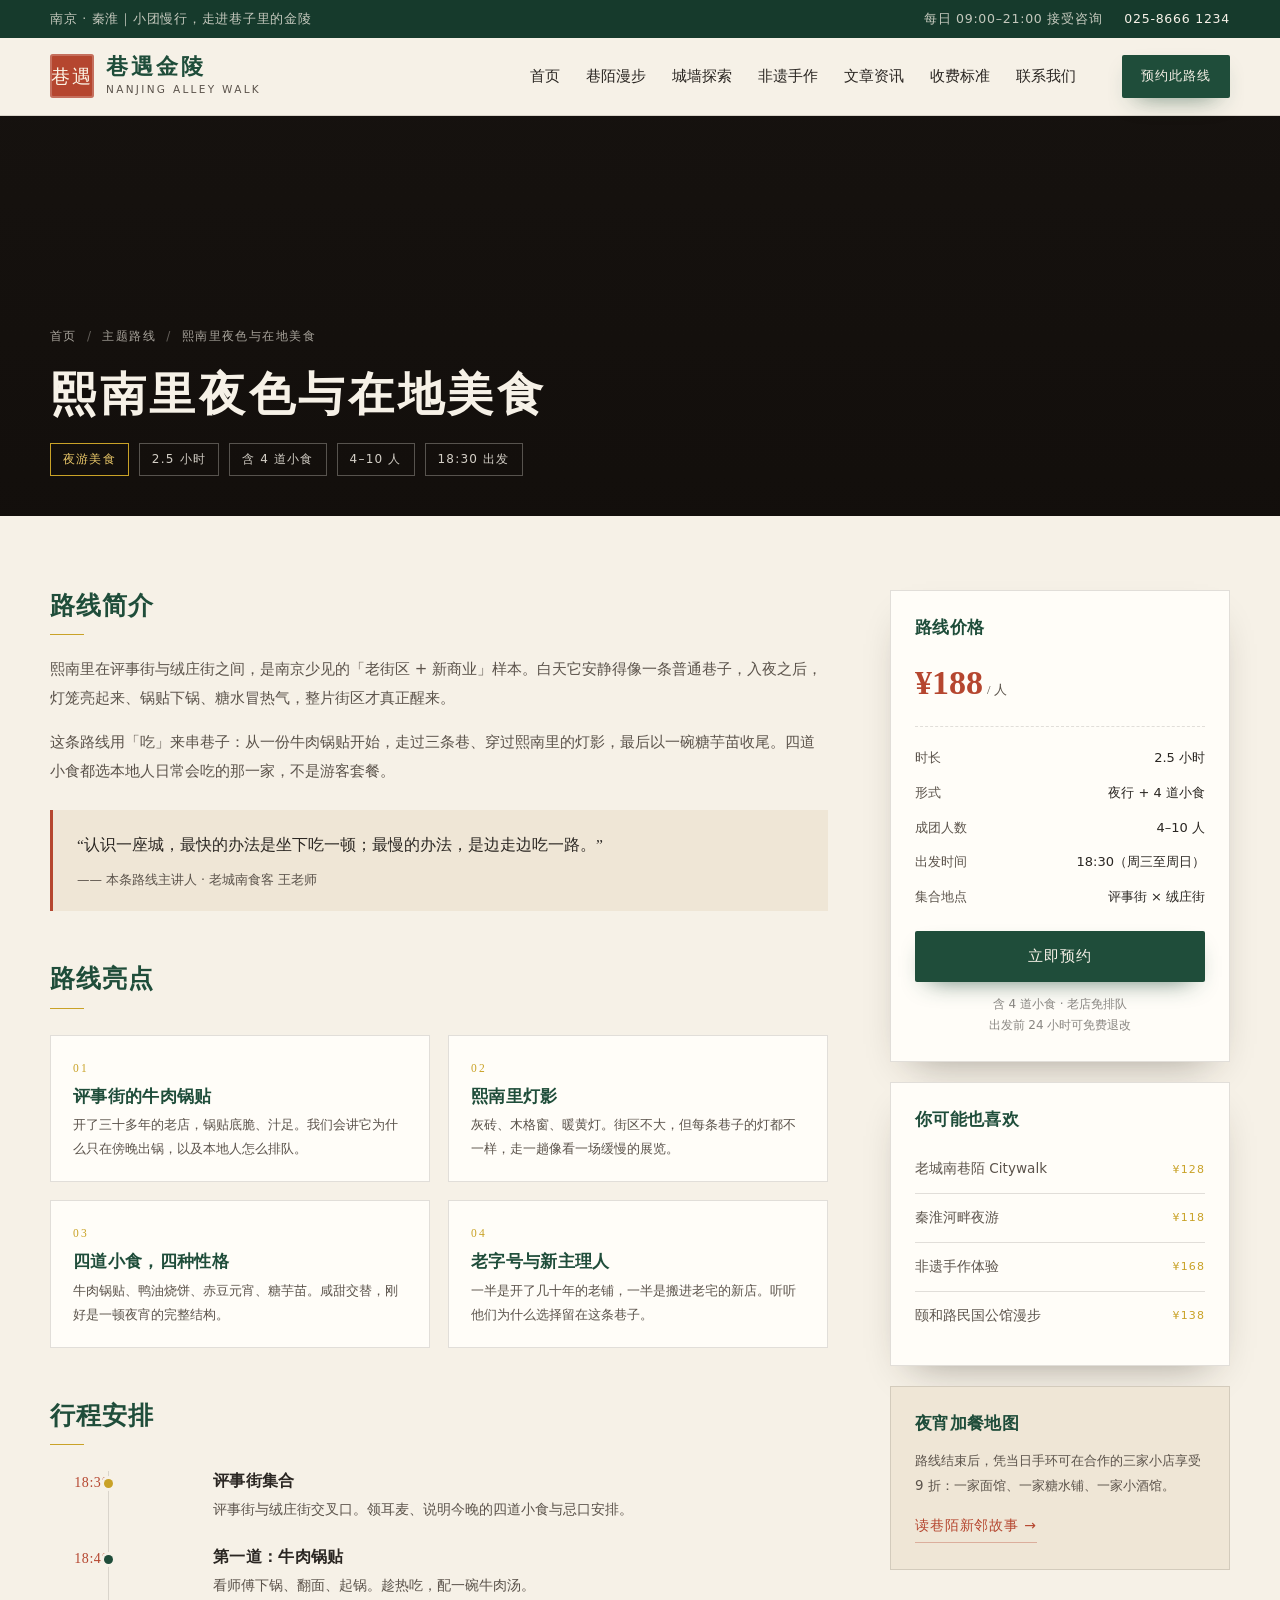
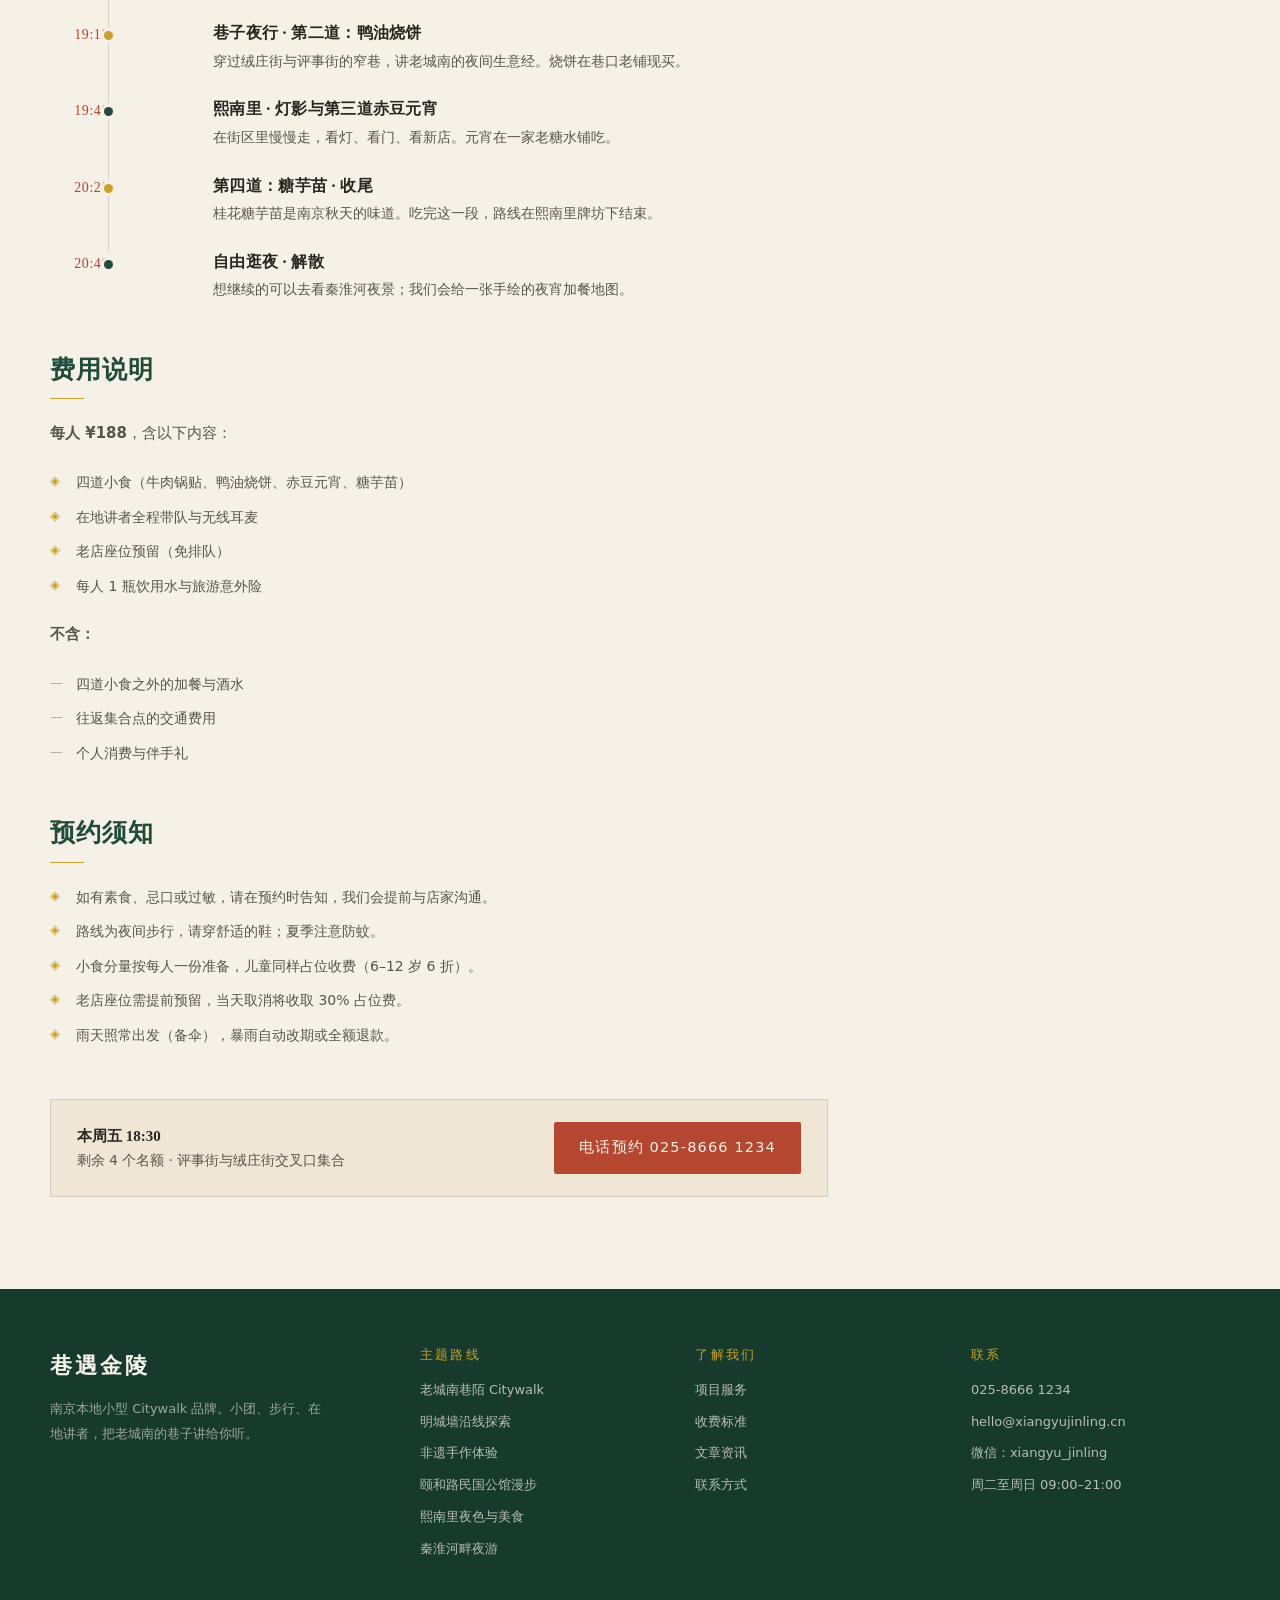
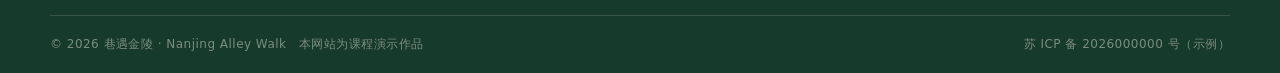
<file: project-xinanli.html>
<!DOCTYPE html>
<html lang="zh-CN">
<head>
<meta charset="UTF-8">
<meta name="viewport" content="width=device-width, initial-scale=1">
<title>熙南里夜色与在地美食 · 巷遇金陵</title>
<meta name="description" content="熙南里夜色与在地美食：从评事街走到熙南里，2.5 小时夜行，含 4 道南京小食。¥188/人，18:30 出发。">
<link rel="stylesheet" href="style.css">
</head>
<body>

<div class="topbar">
  <div class="wrap">
    <span>南京 · 秦淮｜小团慢行，走进巷子里的金陵</span>
    <div class="tb-right">
      <span>每日 09:00–21:00 接受咨询</span>
      <span><a href="tel:02586661234">025-8666 1234</a></span>
    </div>
  </div>
</div>

<header class="site-header">
  <div class="wrap header-inner">
    <a class="brand" href="index.html">
      <span class="brand-seal">巷遇</span>
      <span class="brand-text"><strong>巷遇金陵</strong><small>Nanjing Alley Walk</small></span>
    </a>
    <button class="menu-btn" type="button" aria-label="展开导航" aria-expanded="false"><span></span><span></span><span></span></button>
    <nav class="nav" id="siteNav">
      <a href="index.html">首页</a>
      <a href="project-xiangmo.html">巷陌漫步</a>
      <a href="project-citywall.html">城墙探索</a>
      <a href="project-feiyi.html">非遗手作</a>
      <a href="news.html">文章资讯</a>
      <a href="index.html#price">收费标准</a>
      <a href="index.html#contact">联系我们</a>
    </nav>
    <div class="header-cta"><a class="btn btn-primary btn-sm" href="tel:02586661234">预约此路线</a></div>
  </div>
</header>

<section class="detail-hero">
  <div class="hero-bg" style="background-image:url('https://trae-api-cn.mchost.guru/api/ide/v1/text_to_image?prompt=Nanjing%20old%20street%20at%20night%20with%20warm%20lanterns%20and%20grey%20brick%20buildings%2C%20lively%20food%20street%2C%20photorealistic&image_size=landscape_16_9')"></div>
  <div class="wrap">
    <nav class="breadcrumb">
      <a href="index.html">首页</a><span class="sep">/</span>
      <a href="index.html#projects">主题路线</a><span class="sep">/</span>
      <span>熙南里夜色与在地美食</span>
    </nav>
    <h1>熙南里夜色与在地美食</h1>
    <div class="detail-tags">
      <span class="hl">夜游美食</span>
      <span>2.5 小时</span>
      <span>含 4 道小食</span>
      <span>4–10 人</span>
      <span>18:30 出发</span>
    </div>
  </div>
</section>

<div class="wrap detail-layout">
  <main class="detail-main">

    <section class="detail-section reveal">
      <h2>路线简介</h2>
      <p>熙南里在评事街与绒庄街之间，是南京少见的「老街区 + 新商业」样本。白天它安静得像一条普通巷子，入夜之后，灯笼亮起来、锅贴下锅、糖水冒热气，整片街区才真正醒来。</p>
      <p>这条路线用「吃」来串巷子：从一份牛肉锅贴开始，走过三条巷、穿过熙南里的灯影，最后以一碗糖芋苗收尾。四道小食都选本地人日常会吃的那一家，不是游客套餐。</p>
      <div class="quote-block" style="margin-top:24px;">
        “认识一座城，最快的办法是坐下吃一顿；最慢的办法，是边走边吃一路。”
        <small>—— 本条路线主讲人 · 老城南食客 王老师</small>
      </div>
    </section>

    <section class="detail-section reveal">
      <h2>路线亮点</h2>
      <div class="highlight-grid">
        <div class="highlight">
          <span class="h-num">01</span>
          <h4>评事街的牛肉锅贴</h4>
          <p>开了三十多年的老店，锅贴底脆、汁足。我们会讲它为什么只在傍晚出锅，以及本地人怎么排队。</p>
        </div>
        <div class="highlight">
          <span class="h-num">02</span>
          <h4>熙南里灯影</h4>
          <p>灰砖、木格窗、暖黄灯。街区不大，但每条巷子的灯都不一样，走一趟像看一场缓慢的展览。</p>
        </div>
        <div class="highlight">
          <span class="h-num">03</span>
          <h4>四道小食，四种性格</h4>
          <p>牛肉锅贴、鸭油烧饼、赤豆元宵、糖芋苗。咸甜交替，刚好是一顿夜宵的完整结构。</p>
        </div>
        <div class="highlight">
          <span class="h-num">04</span>
          <h4>老字号与新主理人</h4>
          <p>一半是开了几十年的老铺，一半是搬进老宅的新店。听听他们为什么选择留在这条巷子。</p>
        </div>
      </div>
    </section>

    <section class="detail-section reveal">
      <h2>行程安排</h2>
      <ol class="timeline">
        <li>
          <span class="t-time">18:30</span><span class="t-dot"></span>
          <h4>评事街集合</h4>
          <p>评事街与绒庄街交叉口。领耳麦、说明今晚的四道小食与忌口安排。</p>
        </li>
        <li>
          <span class="t-time">18:40</span><span class="t-dot"></span>
          <h4>第一道：牛肉锅贴</h4>
          <p>看师傅下锅、翻面、起锅。趁热吃，配一碗牛肉汤。</p>
        </li>
        <li>
          <span class="t-time">19:10</span><span class="t-dot"></span>
          <h4>巷子夜行 · 第二道：鸭油烧饼</h4>
          <p>穿过绒庄街与评事街的窄巷，讲老城南的夜间生意经。烧饼在巷口老铺现买。</p>
        </li>
        <li>
          <span class="t-time">19:40</span><span class="t-dot"></span>
          <h4>熙南里 · 灯影与第三道赤豆元宵</h4>
          <p>在街区里慢慢走，看灯、看门、看新店。元宵在一家老糖水铺吃。</p>
        </li>
        <li>
          <span class="t-time">20:20</span><span class="t-dot"></span>
          <h4>第四道：糖芋苗 · 收尾</h4>
          <p>桂花糖芋苗是南京秋天的味道。吃完这一段，路线在熙南里牌坊下结束。</p>
        </li>
        <li>
          <span class="t-time">20:40</span><span class="t-dot"></span>
          <h4>自由逛夜 · 解散</h4>
          <p>想继续的可以去看秦淮河夜景；我们会给一张手绘的夜宵加餐地图。</p>
        </li>
      </ol>
    </section>

    <section class="detail-section reveal">
      <h2>费用说明</h2>
      <p><b>每人 ¥188</b>，含以下内容：</p>
      <ul class="check-list">
        <li>四道小食（牛肉锅贴、鸭油烧饼、赤豆元宵、糖芋苗）</li>
        <li>在地讲者全程带队与无线耳麦</li>
        <li>老店座位预留（免排队）</li>
        <li>每人 1 瓶饮用水与旅游意外险</li>
      </ul>
      <p style="margin-top:22px;"><b>不含：</b></p>
      <ul class="check-list">
        <li class="no">四道小食之外的加餐与酒水</li>
        <li class="no">往返集合点的交通费用</li>
        <li class="no">个人消费与伴手礼</li>
      </ul>
    </section>

    <section class="detail-section reveal">
      <h2>预约须知</h2>
      <ul class="check-list">
        <li>如有素食、忌口或过敏，请在预约时告知，我们会提前与店家沟通。</li>
        <li>路线为夜间步行，请穿舒适的鞋；夏季注意防蚊。</li>
        <li>小食分量按每人一份准备，儿童同样占位收费（6–12 岁 6 折）。</li>
        <li>老店座位需提前预留，当天取消将收取 30% 占位费。</li>
        <li>雨天照常出发（备伞），暴雨自动改期或全额退款。</li>
      </ul>
    </section>

    <div class="reserve-bar reveal">
      <p><b>本周五 18:30</b><br>剩余 4 个名额 · 评事街与绒庄街交叉口集合</p>
      <a class="btn btn-brick" href="tel:02586661234">电话预约 025-8666 1234</a>
    </div>

  </main>

  <aside class="detail-aside">
    <div class="aside-card">
      <h3>路线价格</h3>
      <div class="aside-price"><b>¥188</b><small>/ 人</small></div>
      <div class="aside-meta">
        <div><span>时长</span><b>2.5 小时</b></div>
        <div><span>形式</span><b>夜行 + 4 道小食</b></div>
        <div><span>成团人数</span><b>4–10 人</b></div>
        <div><span>出发时间</span><b>18:30（周三至周日）</b></div>
        <div><span>集合地点</span><b>评事街 × 绒庄街</b></div>
      </div>
      <a class="btn btn-primary" href="tel:02586661234">立即预约</a>
      <p class="aside-note">含 4 道小食 · 老店免排队<br>出发前 24 小时可免费退改</p>
    </div>

    <div class="aside-card">
      <h3>你可能也喜欢</h3>
      <ul class="related-list">
        <li><a href="project-xiangmo.html">老城南巷陌 Citywalk <span>¥128</span></a></li>
        <li><a href="project-qinhuai.html">秦淮河畔夜游 <span>¥118</span></a></li>
        <li><a href="project-feiyi.html">非遗手作体验 <span>¥168</span></a></li>
        <li><a href="project-yihe.html">颐和路民国公馆漫步 <span>¥138</span></a></li>
      </ul>
    </div>

    <div class="aside-card" style="background:var(--cream-deep);box-shadow:none;">
      <h3>夜宵加餐地图</h3>
      <p style="font-size:13.4px;color:var(--ink-soft);line-height:1.85;">路线结束后，凭当日手环可在合作的三家小店享受 9 折：一家面馆、一家糖水铺、一家小酒馆。</p>
      <a class="link-more" href="news.html#article-3" style="margin-top:14px;">读巷陌新邻故事 →</a>
    </div>
  </aside>
</div>

<footer class="site-footer">
  <div class="wrap">
    <div class="footer-grid">
      <div class="footer-brand">
        <strong>巷遇金陵</strong>
        <p>南京本地小型 Citywalk 品牌。小团、步行、在地讲者，把老城南的巷子讲给你听。</p>
      </div>
      <div class="footer-col">
        <h4>主题路线</h4>
        <a href="project-xiangmo.html">老城南巷陌 Citywalk</a>
        <a href="project-citywall.html">明城墙沿线探索</a>
        <a href="project-feiyi.html">非遗手作体验</a>
        <a href="project-yihe.html">颐和路民国公馆漫步</a>
        <a href="project-xinanli.html">熙南里夜色与美食</a>
        <a href="project-qinhuai.html">秦淮河畔夜游</a>
      </div>
      <div class="footer-col">
        <h4>了解我们</h4>
        <a href="index.html#projects">项目服务</a>
        <a href="index.html#price">收费标准</a>
        <a href="news.html">文章资讯</a>
        <a href="index.html#contact">联系方式</a>
      </div>
      <div class="footer-col">
        <h4>联系</h4>
        <a href="tel:02586661234">025-8666 1234</a>
        <a href="mailto:hello@xiangyujinling.cn">hello@xiangyujinling.cn</a>
        <span>微信：xiangyu_jinling</span>
        <span>周二至周日 09:00–21:00</span>
      </div>
    </div>
    <div class="footer-bottom">
      <span>© 2026 巷遇金陵 · Nanjing Alley Walk　本网站为课程演示作品</span>
      <span>苏 ICP 备 2026000000 号（示例）</span>
    </div>
  </div>
</footer>

<script src="main.js"></script>
</body>
</html>
</file>
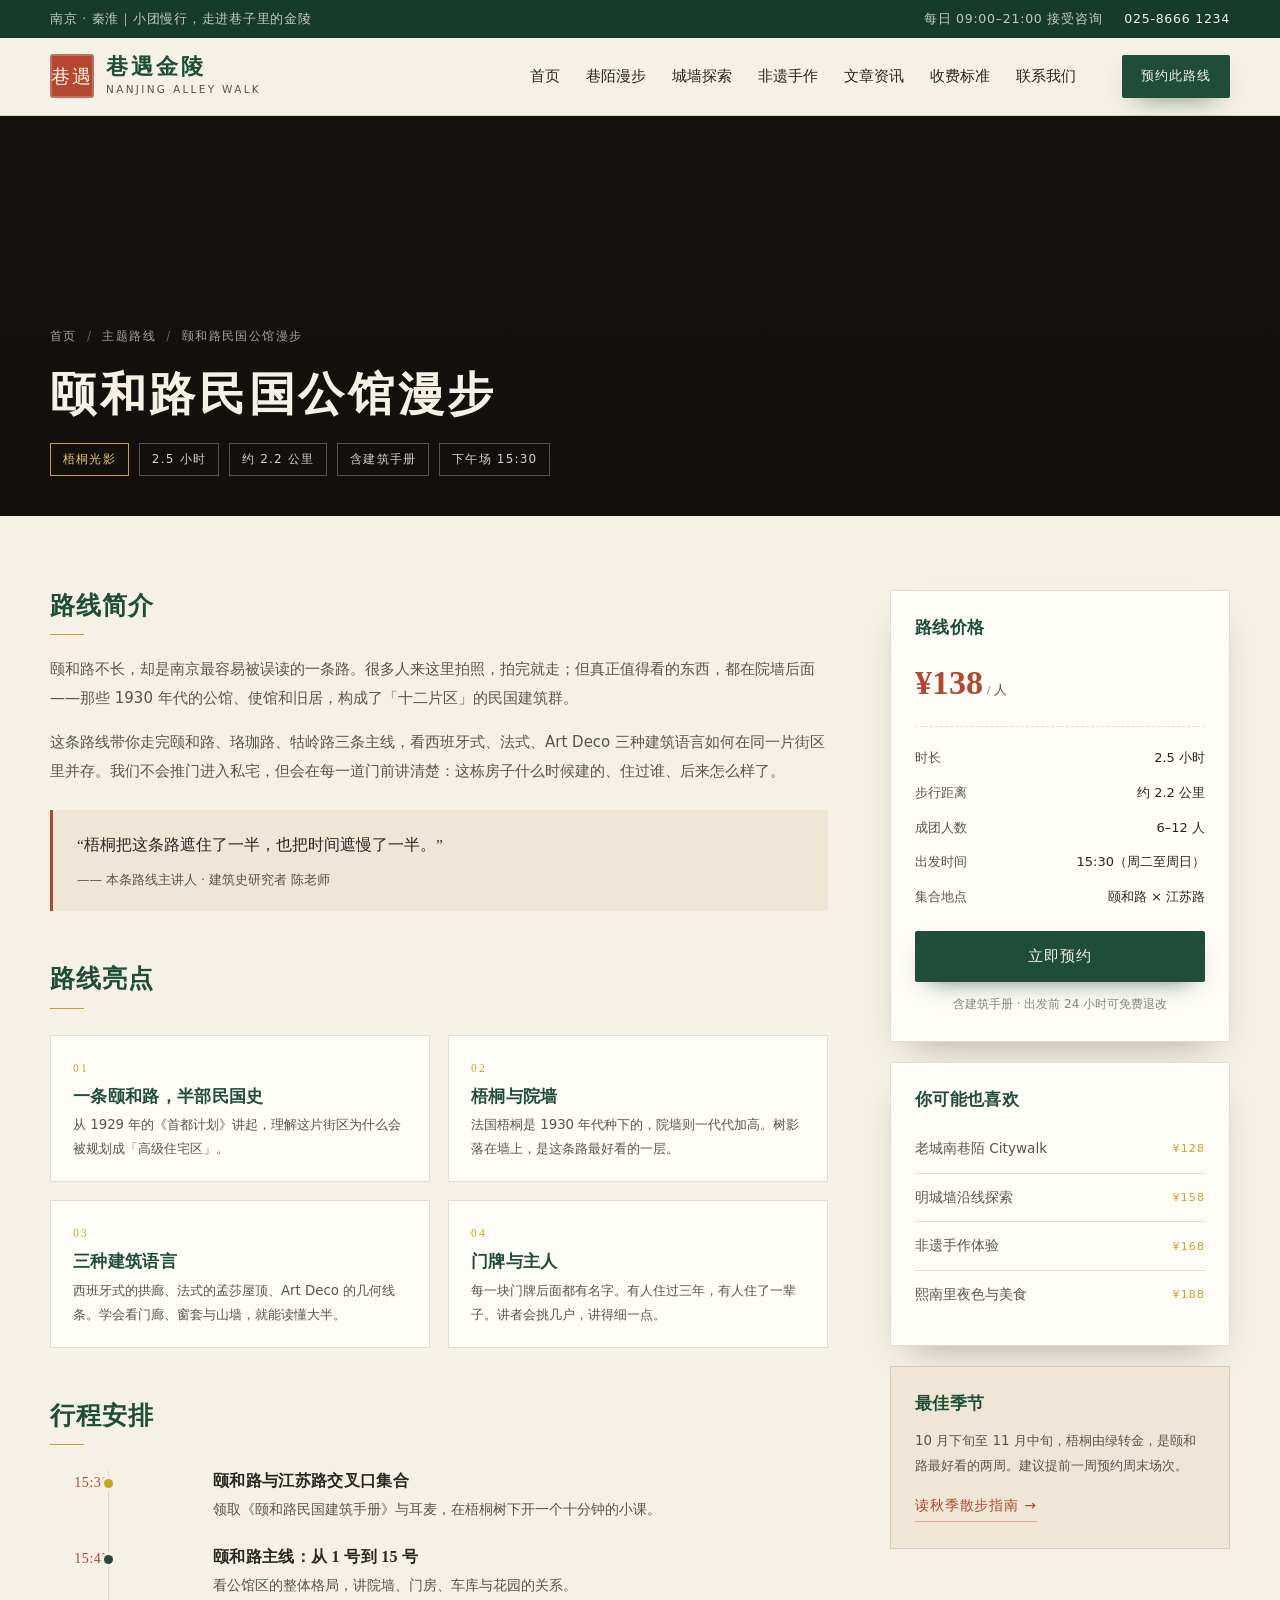
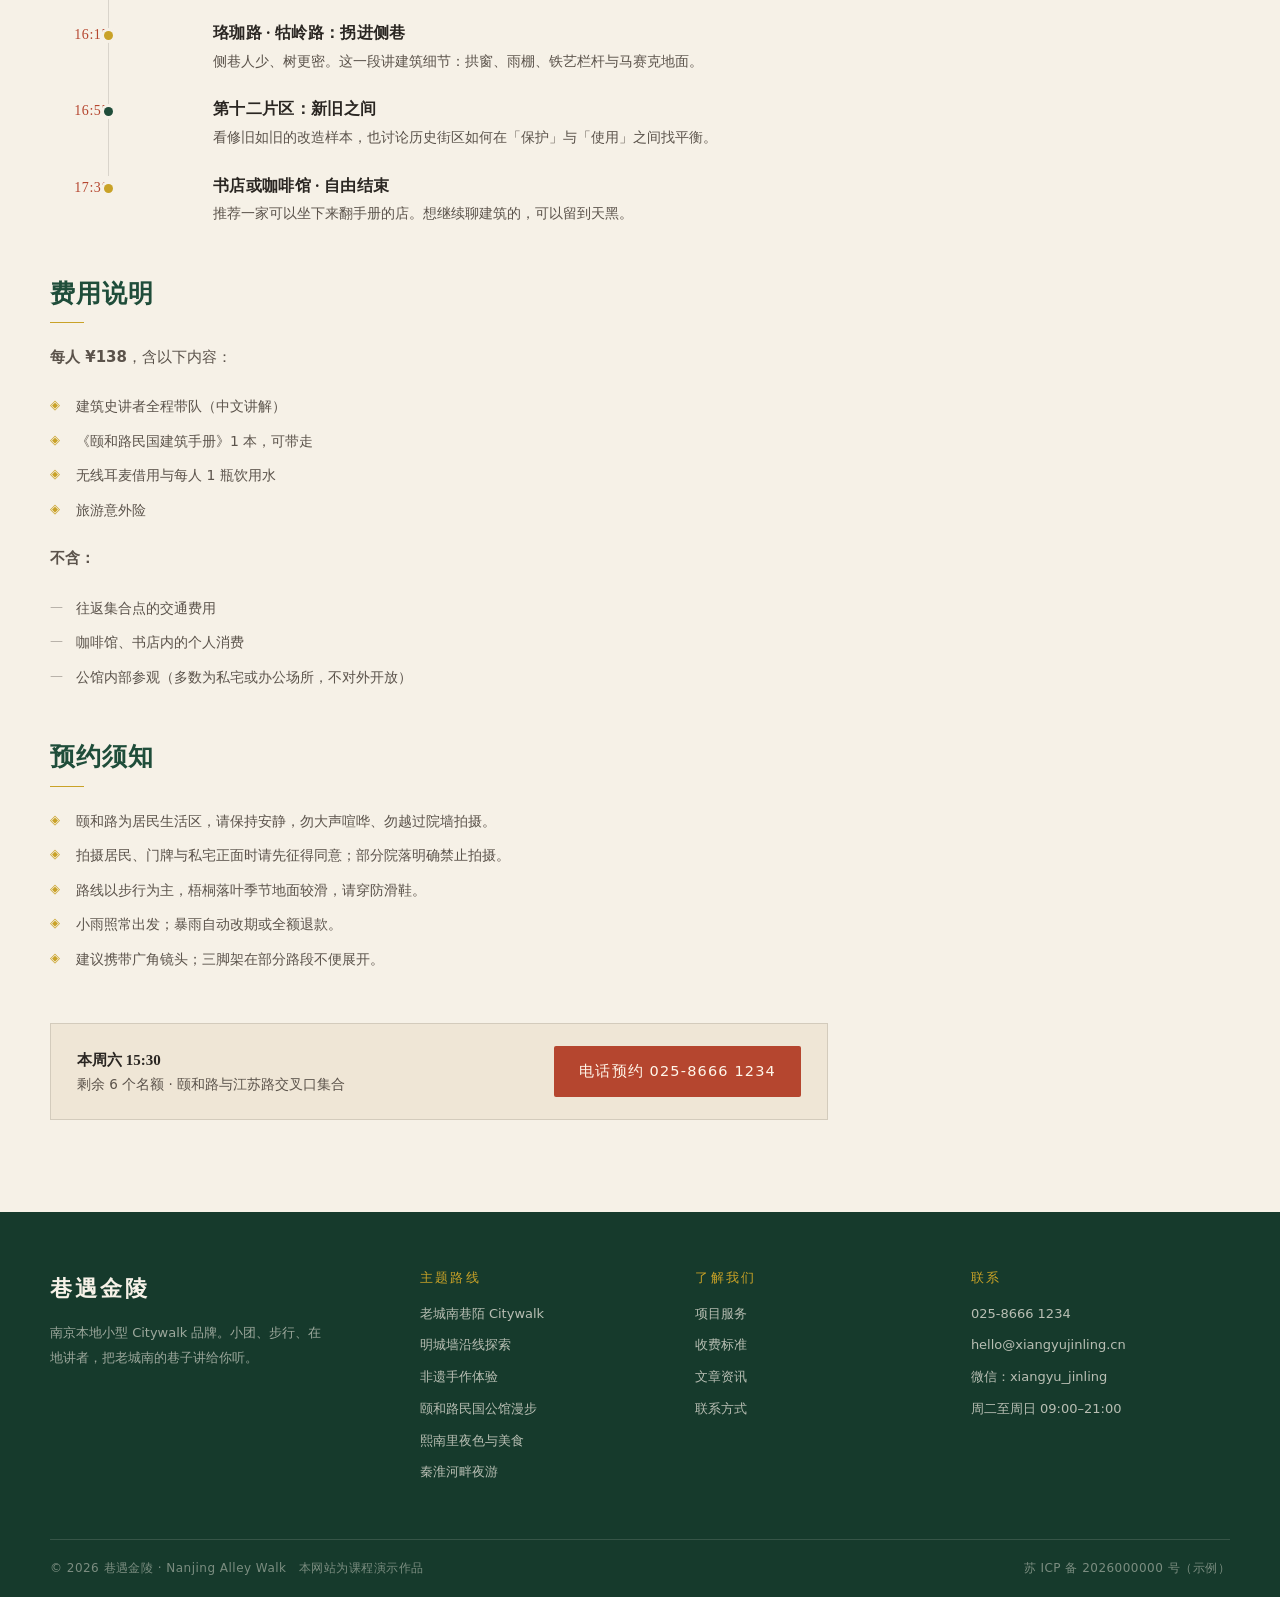
<file: project-yihe.html>
<!DOCTYPE html>
<html lang="zh-CN">
<head>
<meta charset="UTF-8">
<meta name="viewport" content="width=device-width, initial-scale=1">
<title>颐和路民国公馆漫步 · 巷遇金陵</title>
<meta name="description" content="颐和路民国公馆漫步：梧桐树影下的十二片区，2.5 小时 2.2 公里，读建筑也读往事。¥138/人，含民国建筑手册。">
<link rel="stylesheet" href="style.css">
</head>
<body>

<div class="topbar">
  <div class="wrap">
    <span>南京 · 秦淮｜小团慢行，走进巷子里的金陵</span>
    <div class="tb-right">
      <span>每日 09:00–21:00 接受咨询</span>
      <span><a href="tel:02586661234">025-8666 1234</a></span>
    </div>
  </div>
</div>

<header class="site-header">
  <div class="wrap header-inner">
    <a class="brand" href="index.html">
      <span class="brand-seal">巷遇</span>
      <span class="brand-text"><strong>巷遇金陵</strong><small>Nanjing Alley Walk</small></span>
    </a>
    <button class="menu-btn" type="button" aria-label="展开导航" aria-expanded="false"><span></span><span></span><span></span></button>
    <nav class="nav" id="siteNav">
      <a href="index.html">首页</a>
      <a href="project-xiangmo.html">巷陌漫步</a>
      <a href="project-citywall.html">城墙探索</a>
      <a href="project-feiyi.html">非遗手作</a>
      <a href="news.html">文章资讯</a>
      <a href="index.html#price">收费标准</a>
      <a href="index.html#contact">联系我们</a>
    </nav>
    <div class="header-cta"><a class="btn btn-primary btn-sm" href="tel:02586661234">预约此路线</a></div>
  </div>
</header>

<section class="detail-hero">
  <div class="hero-bg" style="background-image:url('https://trae-api-cn.mchost.guru/api/ide/v1/text_to_image?prompt=tree%20lined%20Yihe%20Road%20in%20Nanjing%20in%20autumn%2C%20plane%20trees%2C%201930s%20villas%20behind%20walls%2C%20golden%20light%2C%20photorealistic&image_size=landscape_16_9')"></div>
  <div class="wrap">
    <nav class="breadcrumb">
      <a href="index.html">首页</a><span class="sep">/</span>
      <a href="index.html#projects">主题路线</a><span class="sep">/</span>
      <span>颐和路民国公馆漫步</span>
    </nav>
    <h1>颐和路民国公馆漫步</h1>
    <div class="detail-tags">
      <span class="hl">梧桐光影</span>
      <span>2.5 小时</span>
      <span>约 2.2 公里</span>
      <span>含建筑手册</span>
      <span>下午场 15:30</span>
    </div>
  </div>
</section>

<div class="wrap detail-layout">
  <main class="detail-main">

    <section class="detail-section reveal">
      <h2>路线简介</h2>
      <p>颐和路不长，却是南京最容易被误读的一条路。很多人来这里拍照，拍完就走；但真正值得看的东西，都在院墙后面——那些 1930 年代的公馆、使馆和旧居，构成了「十二片区」的民国建筑群。</p>
      <p>这条路线带你走完颐和路、珞珈路、牯岭路三条主线，看西班牙式、法式、Art Deco 三种建筑语言如何在同一片街区里并存。我们不会推门进入私宅，但会在每一道门前讲清楚：这栋房子什么时候建的、住过谁、后来怎么样了。</p>
      <div class="quote-block" style="margin-top:24px;">
        “梧桐把这条路遮住了一半，也把时间遮慢了一半。”
        <small>—— 本条路线主讲人 · 建筑史研究者 陈老师</small>
      </div>
    </section>

    <section class="detail-section reveal">
      <h2>路线亮点</h2>
      <div class="highlight-grid">
        <div class="highlight">
          <span class="h-num">01</span>
          <h4>一条颐和路，半部民国史</h4>
          <p>从 1929 年的《首都计划》讲起，理解这片街区为什么会被规划成「高级住宅区」。</p>
        </div>
        <div class="highlight">
          <span class="h-num">02</span>
          <h4>梧桐与院墙</h4>
          <p>法国梧桐是 1930 年代种下的，院墙则一代代加高。树影落在墙上，是这条路最好看的一层。</p>
        </div>
        <div class="highlight">
          <span class="h-num">03</span>
          <h4>三种建筑语言</h4>
          <p>西班牙式的拱廊、法式的孟莎屋顶、Art Deco 的几何线条。学会看门廊、窗套与山墙，就能读懂大半。</p>
        </div>
        <div class="highlight">
          <span class="h-num">04</span>
          <h4>门牌与主人</h4>
          <p>每一块门牌后面都有名字。有人住过三年，有人住了一辈子。讲者会挑几户，讲得细一点。</p>
        </div>
      </div>
    </section>

    <section class="detail-section reveal">
      <h2>行程安排</h2>
      <ol class="timeline">
        <li>
          <span class="t-time">15:30</span><span class="t-dot"></span>
          <h4>颐和路与江苏路交叉口集合</h4>
          <p>领取《颐和路民国建筑手册》与耳麦，在梧桐树下开一个十分钟的小课。</p>
        </li>
        <li>
          <span class="t-time">15:45</span><span class="t-dot"></span>
          <h4>颐和路主线：从 1 号到 15 号</h4>
          <p>看公馆区的整体格局，讲院墙、门房、车库与花园的关系。</p>
        </li>
        <li>
          <span class="t-time">16:15</span><span class="t-dot"></span>
          <h4>珞珈路 · 牯岭路：拐进侧巷</h4>
          <p>侧巷人少、树更密。这一段讲建筑细节：拱窗、雨棚、铁艺栏杆与马赛克地面。</p>
        </li>
        <li>
          <span class="t-time">16:55</span><span class="t-dot"></span>
          <h4>第十二片区：新旧之间</h4>
          <p>看修旧如旧的改造样本，也讨论历史街区如何在「保护」与「使用」之间找平衡。</p>
        </li>
        <li>
          <span class="t-time">17:30</span><span class="t-dot"></span>
          <h4>书店或咖啡馆 · 自由结束</h4>
          <p>推荐一家可以坐下来翻手册的店。想继续聊建筑的，可以留到天黑。</p>
        </li>
      </ol>
    </section>

    <section class="detail-section reveal">
      <h2>费用说明</h2>
      <p><b>每人 ¥138</b>，含以下内容：</p>
      <ul class="check-list">
        <li>建筑史讲者全程带队（中文讲解）</li>
        <li>《颐和路民国建筑手册》1 本，可带走</li>
        <li>无线耳麦借用与每人 1 瓶饮用水</li>
        <li>旅游意外险</li>
      </ul>
      <p style="margin-top:22px;"><b>不含：</b></p>
      <ul class="check-list">
        <li class="no">往返集合点的交通费用</li>
        <li class="no">咖啡馆、书店内的个人消费</li>
        <li class="no">公馆内部参观（多数为私宅或办公场所，不对外开放）</li>
      </ul>
    </section>

    <section class="detail-section reveal">
      <h2>预约须知</h2>
      <ul class="check-list">
        <li>颐和路为居民生活区，请保持安静，勿大声喧哗、勿越过院墙拍摄。</li>
        <li>拍摄居民、门牌与私宅正面时请先征得同意；部分院落明确禁止拍摄。</li>
        <li>路线以步行为主，梧桐落叶季节地面较滑，请穿防滑鞋。</li>
        <li>小雨照常出发；暴雨自动改期或全额退款。</li>
        <li>建议携带广角镜头；三脚架在部分路段不便展开。</li>
      </ul>
    </section>

    <div class="reserve-bar reveal">
      <p><b>本周六 15:30</b><br>剩余 6 个名额 · 颐和路与江苏路交叉口集合</p>
      <a class="btn btn-brick" href="tel:02586661234">电话预约 025-8666 1234</a>
    </div>

  </main>

  <aside class="detail-aside">
    <div class="aside-card">
      <h3>路线价格</h3>
      <div class="aside-price"><b>¥138</b><small>/ 人</small></div>
      <div class="aside-meta">
        <div><span>时长</span><b>2.5 小时</b></div>
        <div><span>步行距离</span><b>约 2.2 公里</b></div>
        <div><span>成团人数</span><b>6–12 人</b></div>
        <div><span>出发时间</span><b>15:30（周二至周日）</b></div>
        <div><span>集合地点</span><b>颐和路 × 江苏路</b></div>
      </div>
      <a class="btn btn-primary" href="tel:02586661234">立即预约</a>
      <p class="aside-note">含建筑手册 · 出发前 24 小时可免费退改</p>
    </div>

    <div class="aside-card">
      <h3>你可能也喜欢</h3>
      <ul class="related-list">
        <li><a href="project-xiangmo.html">老城南巷陌 Citywalk <span>¥128</span></a></li>
        <li><a href="project-citywall.html">明城墙沿线探索 <span>¥158</span></a></li>
        <li><a href="project-feiyi.html">非遗手作体验 <span>¥168</span></a></li>
        <li><a href="project-xinanli.html">熙南里夜色与美食 <span>¥188</span></a></li>
      </ul>
    </div>

    <div class="aside-card" style="background:var(--cream-deep);box-shadow:none;">
      <h3>最佳季节</h3>
      <p style="font-size:13.4px;color:var(--ink-soft);line-height:1.85;">10 月下旬至 11 月中旬，梧桐由绿转金，是颐和路最好看的两周。建议提前一周预约周末场次。</p>
      <a class="link-more" href="news.html#article-1" style="margin-top:14px;">读秋季散步指南 →</a>
    </div>
  </aside>
</div>

<footer class="site-footer">
  <div class="wrap">
    <div class="footer-grid">
      <div class="footer-brand">
        <strong>巷遇金陵</strong>
        <p>南京本地小型 Citywalk 品牌。小团、步行、在地讲者，把老城南的巷子讲给你听。</p>
      </div>
      <div class="footer-col">
        <h4>主题路线</h4>
        <a href="project-xiangmo.html">老城南巷陌 Citywalk</a>
        <a href="project-citywall.html">明城墙沿线探索</a>
        <a href="project-feiyi.html">非遗手作体验</a>
        <a href="project-yihe.html">颐和路民国公馆漫步</a>
        <a href="project-xinanli.html">熙南里夜色与美食</a>
        <a href="project-qinhuai.html">秦淮河畔夜游</a>
      </div>
      <div class="footer-col">
        <h4>了解我们</h4>
        <a href="index.html#projects">项目服务</a>
        <a href="index.html#price">收费标准</a>
        <a href="news.html">文章资讯</a>
        <a href="index.html#contact">联系方式</a>
      </div>
      <div class="footer-col">
        <h4>联系</h4>
        <a href="tel:02586661234">025-8666 1234</a>
        <a href="mailto:hello@xiangyujinling.cn">hello@xiangyujinling.cn</a>
        <span>微信：xiangyu_jinling</span>
        <span>周二至周日 09:00–21:00</span>
      </div>
    </div>
    <div class="footer-bottom">
      <span>© 2026 巷遇金陵 · Nanjing Alley Walk　本网站为课程演示作品</span>
      <span>苏 ICP 备 2026000000 号（示例）</span>
    </div>
  </div>
</footer>

<script src="main.js"></script>
</body>
</html>
</file>
<file: style.css>
/* ============================================================
   巷遇金陵 · 南京巷陌 Citywalk
   ============================================================ */

:root {
  --ink: #2a2622;
  --ink-soft: #5b534b;
  --green: #1f4d3a;
  --green-deep: #163a2c;
  --brick: #b5462f;
  --brick-soft: #d0705a;
  --cream: #f6f1e7;
  --cream-deep: #efe6d6;
  --paper: #fffdf8;
  --gold: #c9a227;
  --line: rgba(42, 38, 34, 0.14);
  --shadow: 0 18px 40px -22px rgba(38, 30, 22, 0.45);
  --serif: "Songti SC", "Noto Serif SC", "Source Han Serif SC", "STSong", SimSun, serif;
  --sans: "PingFang SC", "Microsoft YaHei", "Hiragino Sans GB", system-ui, sans-serif;
  --radius: 4px;
}

* { box-sizing: border-box; }

html { scroll-behavior: smooth; scroll-padding-top: 96px; }

body {
  margin: 0;
  background: var(--cream);
  color: var(--ink);
  font-family: var(--sans);
  font-size: 16px;
  line-height: 1.75;
  -webkit-font-smoothing: antialiased;
}

h1, h2, h3, h4 {
  font-family: var(--serif);
  font-weight: 600;
  line-height: 1.3;
  letter-spacing: 0.02em;
  margin: 0;
}

p { margin: 0; }

a { color: inherit; text-decoration: none; }

img { display: block; max-width: 100%; }

.wrap {
  width: min(1180px, calc(100% - 48px));
  margin: 0 auto;
}

/* ---------- 顶部信息条 ---------- */
.topbar {
  background: var(--green-deep);
  color: rgba(246, 241, 231, 0.78);
  font-size: 12.5px;
  letter-spacing: 0.06em;
}

.topbar .wrap {
  display: flex;
  justify-content: space-between;
  gap: 16px;
  padding: 8px 0;
}

.topbar a { color: var(--cream); }
.topbar a:hover { color: var(--gold); }
.topbar .tb-right { display: flex; gap: 22px; }
.topbar .tb-right span { white-space: nowrap; }

/* ---------- 页头 ---------- */
.site-header {
  position: sticky;
  top: 0;
  z-index: 100;
  background: rgba(246, 241, 231, 0.94);
  backdrop-filter: blur(14px);
  border-bottom: 1px solid var(--line);
}

.header-inner {
  display: flex;
  align-items: center;
  gap: 34px;
  padding: 16px 0;
}

.brand { display: flex; align-items: center; gap: 12px; flex: 0 0 auto; }

.brand-seal {
  width: 44px;
  height: 44px;
  display: grid;
  place-items: center;
  background: var(--brick);
  color: #fbf3e4;
  font-family: var(--serif);
  font-size: 19px;
  letter-spacing: 0.08em;
  border-radius: 3px;
  box-shadow: inset 0 0 0 2px rgba(255, 255, 255, 0.22);
  line-height: 1.1;
  text-align: center;
  padding-top: 2px;
}

.brand-text strong {
  display: block;
  font-family: var(--serif);
  font-size: 22px;
  letter-spacing: 0.14em;
  color: var(--green);
  line-height: 1.2;
}

.brand-text small {
  display: block;
  font-size: 10.5px;
  letter-spacing: 0.22em;
  color: var(--ink-soft);
  text-transform: uppercase;
}

.nav {
  display: flex;
  gap: 26px;
  margin-left: auto;
  font-size: 15px;
}

.nav > a {
  position: relative;
  padding: 6px 0;
  color: var(--ink);
  white-space: nowrap;
  transition: color 0.2s;
}

.nav > a::after {
  content: "";
  position: absolute;
  left: 0;
  right: 0;
  bottom: 0;
  height: 2px;
  background: var(--brick);
  transform: scaleX(0);
  transform-origin: left;
  transition: transform 0.25s ease;
}

.nav > a:hover { color: var(--brick); }
.nav > a:hover::after,
.nav > a.active::after { transform: scaleX(1); }
.nav > a.active { color: var(--brick); }

.header-cta {
  display: flex;
  align-items: center;
  gap: 10px;
  margin-left: 12px;
}

.menu-btn {
  display: none;
  width: 40px;
  height: 38px;
  border: 1px solid var(--line);
  background: transparent;
  border-radius: 3px;
  cursor: pointer;
  padding: 0;
}

.menu-btn span {
  display: block;
  width: 18px;
  height: 2px;
  margin: 4px auto;
  background: var(--green);
}

/* ---------- 按钮 ---------- */
.btn {
  display: inline-flex;
  align-items: center;
  justify-content: center;
  gap: 8px;
  padding: 12px 24px;
  border-radius: 2px;
  font-size: 14.5px;
  letter-spacing: 0.08em;
  border: 1px solid transparent;
  cursor: pointer;
  transition: all 0.25s ease;
}

.btn-primary {
  background: var(--green);
  color: var(--cream);
  box-shadow: 0 10px 26px -14px rgba(31, 77, 58, 0.9);
}

.btn-primary:hover { background: var(--green-deep); transform: translateY(-2px); }

.btn-brick { background: var(--brick); color: #fff6ea; }
.btn-brick:hover { background: #9d3924; transform: translateY(-2px); }

.btn-ghost {
  border-color: rgba(246, 241, 231, 0.5);
  color: var(--cream);
  background: rgba(255, 255, 255, 0.08);
  backdrop-filter: blur(4px);
}

.btn-ghost:hover { background: rgba(255, 255, 255, 0.18); border-color: var(--cream); }

.btn-line {
  border-color: var(--green);
  color: var(--green);
  background: transparent;
}

.btn-line:hover { background: var(--green); color: var(--cream); }

.btn-sm { padding: 9px 18px; font-size: 13px; }

/* ---------- Hero ---------- */
.hero {
  position: relative;
  min-height: 620px;
  display: flex;
  align-items: flex-end;
  color: var(--cream);
  overflow: hidden;
  background: #171310;
}

.hero-bg {
  position: absolute;
  inset: 0;
  background-size: cover;
  background-position: center;
  transform: scale(1.04);
  opacity: 0.9;
}

.hero::after {
  content: "";
  position: absolute;
  inset: 0;
  background:
    linear-gradient(180deg, rgba(18, 14, 11, 0.35) 0%, rgba(18, 14, 11, 0.36) 42%, rgba(18, 14, 11, 0.9) 100%),
    linear-gradient(90deg, rgba(18, 14, 11, 0.72) 0%, rgba(18, 14, 11, 0.12) 65%);
}

.hero-inner {
  position: relative;
  z-index: 2;
  padding: 110px 0 0;
  width: min(1180px, calc(100% - 48px));
  margin: 0 auto;
}

.hero-content { max-width: 660px; }

.kicker {
  display: inline-flex;
  align-items: center;
  gap: 10px;
  font-size: 12px;
  letter-spacing: 0.3em;
  text-transform: uppercase;
  color: rgba(246, 241, 231, 0.82);
  margin-bottom: 20px;
}

.kicker::before {
  content: "";
  width: 34px;
  height: 1px;
  background: var(--gold);
}

.hero h1 {
  font-size: clamp(40px, 6vw, 66px);
  letter-spacing: 0.1em;
  line-height: 1.14;
  text-shadow: 0 12px 30px rgba(0, 0, 0, 0.4);
}

.hero h1 em {
  font-style: normal;
  color: #e8c668;
}

.hero-sub {
  margin-top: 22px;
  font-size: 16.5px;
  line-height: 1.9;
  color: rgba(246, 241, 231, 0.86);
  max-width: 540px;
}

.hero-actions { display: flex; flex-wrap: wrap; gap: 14px; margin-top: 34px; }

.hero-facts {
  display: grid;
  grid-template-columns: repeat(4, 1fr);
  gap: 0;
  margin-top: 64px;
  border-top: 1px solid rgba(246, 241, 231, 0.18);
  padding: 22px 0 26px;
}

.fact { padding: 0 18px; border-left: 1px solid rgba(246, 241, 231, 0.14); }
.fact:first-child { padding-left: 0; border-left: 0; }
.fact b {
  display: block;
  font-family: var(--serif);
  font-size: 26px;
  color: #e8c668;
  font-weight: 600;
  line-height: 1.3;
}
.fact span { font-size: 12.5px; letter-spacing: 0.1em; color: rgba(246, 241, 231, 0.68); }

/* ---------- 区块 ---------- */
.section { padding: 92px 0; }
.section-tight { padding: 72px 0; }
.section-cream { background: var(--cream-deep); }
.section-paper { background: var(--paper); }
.section-ink { background: var(--green); color: var(--cream); }

.eyebrow {
  display: inline-flex;
  align-items: center;
  gap: 10px;
  font-size: 11.5px;
  letter-spacing: 0.28em;
  color: var(--brick);
  text-transform: uppercase;
  margin-bottom: 14px;
}

.eyebrow::before { content: ""; width: 26px; height: 1px; background: var(--gold); }
.section-ink .eyebrow { color: #e8c668; }

.section-head { max-width: 720px; margin-bottom: 46px; }
.section-head h2 { font-size: clamp(28px, 3.4vw, 38px); letter-spacing: 0.06em; color: var(--green); }
.section-ink .section-head h2 { color: var(--cream); }
.section-head .lead { margin-top: 16px; color: var(--ink-soft); font-size: 15.5px; line-height: 1.9; }
.section-ink .section-head .lead { color: rgba(246, 241, 231, 0.76); }

.section-head-row {
  display: flex;
  align-items: flex-end;
  justify-content: space-between;
  gap: 24px;
  margin-bottom: 42px;
}
.section-head-row .section-head { margin-bottom: 0; }

.link-more {
  display: inline-flex;
  align-items: center;
  gap: 8px;
  font-size: 14px;
  color: var(--brick);
  letter-spacing: 0.06em;
  padding-bottom: 4px;
  border-bottom: 1px solid rgba(181, 70, 47, 0.35);
  white-space: nowrap;
  transition: gap 0.25s;
}
.link-more:hover { gap: 14px; }

/* ---------- 特色 ---------- */
.features {
  display: grid;
  grid-template-columns: repeat(4, 1fr);
  gap: 1px;
  background: var(--line);
  border: 1px solid var(--line);
}

.feature {
  background: var(--paper);
  padding: 34px 26px 30px;
  transition: background 0.3s, transform 0.3s;
}

.feature:hover { background: #fff; transform: translateY(-4px); }

.feature .f-num {
  font-family: var(--serif);
  font-size: 12px;
  letter-spacing: 0.2em;
  color: var(--gold);
  display: block;
  margin-bottom: 18px;
}

.feature h3 { font-size: 19px; color: var(--green); margin-bottom: 10px; }
.feature p { font-size: 13.8px; color: var(--ink-soft); line-height: 1.85; }

/* ---------- 项目卡片 ---------- */
.projects {
  display: grid;
  grid-template-columns: repeat(3, 1fr);
  gap: 30px;
}

.p-card {
  background: var(--paper);
  border: 1px solid var(--line);
  display: flex;
  flex-direction: column;
  overflow: hidden;
  transition: transform 0.35s ease, box-shadow 0.35s ease, border-color 0.35s;
}

.p-card:hover {
  transform: translateY(-6px);
  box-shadow: var(--shadow);
  border-color: rgba(31, 77, 58, 0.28);
}

.p-media { position: relative; aspect-ratio: 4 / 3; overflow: hidden; background: #ddd3c2; }
.p-media img {
  width: 100%;
  height: 100%;
  object-fit: cover;
  transition: transform 0.6s ease;
}
.p-card:hover .p-media img { transform: scale(1.06); }

.p-tag {
  position: absolute;
  left: 14px;
  top: 14px;
  background: rgba(20, 16, 13, 0.78);
  color: #f3e8d7;
  font-size: 11.5px;
  letter-spacing: 0.14em;
  padding: 5px 11px;
  backdrop-filter: blur(4px);
}

.p-body { padding: 24px 24px 22px; display: flex; flex-direction: column; flex: 1; }

.p-body h3 { font-size: 20px; color: var(--green); letter-spacing: 0.04em; }

.p-body h3 a:hover { color: var(--brick); }

.p-desc {
  margin-top: 10px;
  font-size: 13.8px;
  color: var(--ink-soft);
  line-height: 1.8;
  flex: 1;
}

.p-meta {
  display: flex;
  flex-wrap: wrap;
  gap: 6px 16px;
  margin-top: 16px;
  padding-top: 14px;
  border-top: 1px dashed var(--line);
  font-size: 12.5px;
  color: var(--ink-soft);
  letter-spacing: 0.04em;
}

.p-meta i { font-style: normal; color: var(--gold); margin-right: 5px; }

.p-foot {
  display: flex;
  align-items: center;
  justify-content: space-between;
  margin-top: 16px;
}

.price {
  font-family: var(--serif);
  color: var(--brick);
  font-size: 13px;
  letter-spacing: 0.04em;
}
.price b { font-size: 22px; font-weight: 600; margin-right: 2px; }
.price small { color: var(--ink-soft); font-size: 12px; }

.p-link {
  font-size: 13.5px;
  color: var(--green);
  letter-spacing: 0.08em;
  display: inline-flex;
  align-items: center;
  gap: 6px;
  transition: color 0.2s, gap 0.2s;
}
.p-link:hover { color: var(--brick); gap: 10px; }

/* ---------- 资讯 ---------- */
.news-grid { display: grid; grid-template-columns: repeat(3, 1fr); gap: 30px; }

.n-card {
  background: transparent;
  border-top: 2px solid var(--green);
  padding-top: 0;
  display: flex;
  flex-direction: column;
  transition: transform 0.3s;
}
.n-card:hover { transform: translateY(-4px); }

.n-media { aspect-ratio: 3 / 2; overflow: hidden; margin-bottom: 20px; }
.n-media img { width: 100%; height: 100%; object-fit: cover; transition: opacity 0.3s; }
.n-card:hover .n-media img { opacity: 0.9; }

.n-meta {
  display: flex;
  gap: 14px;
  font-size: 11.5px;
  letter-spacing: 0.12em;
  color: var(--brick);
  margin-bottom: 10px;
}
.n-meta .n-cat { color: var(--gold); }

.n-card h3 { font-size: 19.5px; color: var(--green); line-height: 1.5; }
.n-card h3 a:hover { color: var(--brick); }
.n-card p { margin-top: 10px; font-size: 13.6px; color: var(--ink-soft); line-height: 1.85; }

.n-read {
  margin-top: 14px;
  font-size: 13px;
  color: var(--green);
  letter-spacing: 0.06em;
}

/* ---------- 收费表 ---------- */
.price-table {
  width: 100%;
  border-collapse: collapse;
  background: var(--paper);
  border: 1px solid var(--line);
  font-size: 14px;
}

.price-table th {
  background: var(--green);
  color: var(--cream);
  font-weight: 500;
  font-size: 13px;
  letter-spacing: 0.1em;
  text-align: left;
  padding: 15px 18px;
  white-space: nowrap;
}

.price-table td {
  padding: 16px 18px;
  border-bottom: 1px solid var(--line);
  color: var(--ink-soft);
  vertical-align: middle;
}

.price-table tbody tr:last-child td { border-bottom: 0; }
.price-table tbody tr:hover td { background: rgba(201, 162, 39, 0.06); }

.price-table .pm-name { color: var(--ink); font-family: var(--serif); font-size: 15px; }
.price-table .pm-name a:hover { color: var(--brick); }
.price-table .pm-price {
  font-family: var(--serif);
  color: var(--brick);
  font-size: 18px;
  white-space: nowrap;
}
.price-table .pm-note { font-size: 12.5px; }

.price-footnote {
  margin-top: 18px;
  font-size: 12.6px;
  color: rgba(42, 38, 34, 0.6);
  line-height: 1.9;
}

.price-footnote b { color: var(--brick); font-weight: 500; }

/* ---------- 联系 ---------- */
.contact-grid {
  display: grid;
  grid-template-columns: 1.05fr 0.95fr;
  gap: 54px;
  align-items: start;
}

.contact-lead { color: var(--ink-soft); font-size: 15px; line-height: 1.95; margin: 0 0 30px; }

.info-list { list-style: none; margin: 0; padding: 0; border-top: 1px solid var(--line); }

.info-list li {
  display: grid;
  grid-template-columns: 92px 1fr;
  gap: 16px;
  padding: 16px 0;
  border-bottom: 1px solid var(--line);
  font-size: 14.5px;
}

.info-list dt, .info-list .k {
  color: var(--brick);
  font-size: 12.5px;
  letter-spacing: 0.16em;
  padding-top: 2px;
}

.info-list .v { color: var(--ink); line-height: 1.8; }
.info-list .v a:hover { color: var(--brick); }
.info-list .v small { display: block; color: var(--ink-soft); font-size: 12.5px; }

.contact-card {
  background: var(--paper);
  border: 1px solid var(--line);
  padding: 34px;
  box-shadow: var(--shadow);
}

.contact-card h3 { font-size: 20px; color: var(--green); margin-bottom: 8px; }
.contact-card > p { font-size: 13.5px; color: var(--ink-soft); line-height: 1.85; }

.qr-row {
  display: flex;
  gap: 20px;
  align-items: center;
  margin-top: 26px;
  padding-top: 22px;
  border-top: 1px dashed var(--line);
}

.qr-box {
  width: 96px;
  height: 96px;
  flex: 0 0 auto;
  border: 1px solid var(--line);
  background:
    repeating-linear-gradient(0deg, rgba(31, 77, 58, 0.12) 0 2px, transparent 2px 6px),
    repeating-linear-gradient(90deg, rgba(31, 77, 58, 0.12) 0 2px, transparent 2px 6px),
    var(--cream);
  display: grid;
  place-items: center;
  font-family: var(--serif);
  font-size: 12px;
  color: var(--green);
  text-align: center;
  line-height: 1.5;
}

.qr-row p { font-size: 13px; color: var(--ink-soft); line-height: 1.8; }
.qr-row b { display: block; color: var(--ink); font-size: 14px; margin-bottom: 4px; }

.booking-steps { list-style: none; margin: 0; padding: 0; counter-reset: step; }
.booking-steps li {
  counter-increment: step;
  position: relative;
  padding-left: 38px;
  font-size: 13.6px;
  color: var(--ink-soft);
  margin-bottom: 14px;
  line-height: 1.7;
}
.booking-steps li::before {
  content: counter(step, decimal-leading-zero);
  position: absolute;
  left: 0;
  top: 1px;
  font-family: var(--serif);
  color: var(--gold);
  font-size: 12px;
  letter-spacing: 0.1em;
}

/* ---------- 页脚 ---------- */
.site-footer {
  background: var(--green-deep);
  color: rgba(246, 241, 231, 0.7);
  padding: 58px 0 0;
  font-size: 13.5px;
}

.footer-grid {
  display: grid;
  grid-template-columns: 1.4fr 1fr 1fr 1.1fr;
  gap: 40px;
  padding-bottom: 46px;
}

.footer-brand strong {
  display: block;
  font-family: var(--serif);
  font-size: 22px;
  letter-spacing: 0.14em;
  color: var(--cream);
  margin-bottom: 12px;
}

.footer-brand p { font-size: 13px; line-height: 1.9; color: rgba(246, 241, 231, 0.6); max-width: 280px; }

.footer-col h4 {
  font-size: 12.5px;
  letter-spacing: 0.18em;
  color: var(--gold);
  margin-bottom: 16px;
  font-family: var(--sans);
  font-weight: 500;
}

.footer-col a, .footer-col span {
  display: block;
  font-size: 13px;
  color: rgba(246, 241, 231, 0.72);
  margin-bottom: 9px;
  transition: color 0.2s;
}
.footer-col a:hover { color: var(--gold); }

.footer-bottom {
  border-top: 1px solid rgba(246, 241, 231, 0.14);
  padding: 18px 0;
  display: flex;
  justify-content: space-between;
  gap: 16px;
  font-size: 12px;
  color: rgba(246, 241, 231, 0.45);
  letter-spacing: 0.04em;
}

/* ---------- 详情页 ---------- */
.detail-hero {
  position: relative;
  min-height: 400px;
  display: flex;
  align-items: flex-end;
  color: var(--cream);
  overflow: hidden;
  background: #171310;
}

.detail-hero .hero-bg { opacity: 1; }
.detail-hero::after {
  content: "";
  position: absolute;
  inset: 0;
  background: linear-gradient(180deg, rgba(18, 14, 11, 0.28) 0%, rgba(18, 14, 11, 0.86) 100%);
}

.detail-hero .wrap {
  position: relative;
  z-index: 2;
  width: min(1180px, calc(100% - 48px));
  margin: 0 auto;
  padding-bottom: 40px;
}

.breadcrumb {
  font-size: 12px;
  letter-spacing: 0.12em;
  color: rgba(246, 241, 231, 0.65);
  display: flex;
  gap: 10px;
  align-items: center;
  flex-wrap: wrap;
  margin: 78px 0 18px;
}
.breadcrumb a:hover { color: var(--gold); }
.breadcrumb .sep { color: rgba(246, 241, 231, 0.35); }

.detail-hero h1 { font-size: clamp(32px, 4.6vw, 46px); letter-spacing: 0.08em; }

.detail-tags { display: flex; flex-wrap: wrap; gap: 10px; margin-top: 18px; }
.detail-tags span {
  font-size: 12px;
  letter-spacing: 0.1em;
  padding: 5px 12px;
  border: 1px solid rgba(246, 241, 231, 0.3);
  color: rgba(246, 241, 231, 0.85);
}

.detail-tags span.hl { border-color: var(--gold); color: #e8c668; }

.detail-layout {
  display: grid;
  grid-template-columns: minmax(0, 1fr) 340px;
  gap: 62px;
  align-items: start;
  padding: 74px 0 92px;
}

.detail-main h2 {
  font-size: 25px;
  color: var(--green);
  margin: 0 0 20px;
  letter-spacing: 0.04em;
}

.detail-main h2::after {
  content: "";
  display: block;
  width: 34px;
  height: 1px;
  background: var(--gold);
  margin-top: 12px;
}

.detail-section { margin-bottom: 52px; }
.detail-section p { color: var(--ink-soft); font-size: 15px; line-height: 1.95; }
.detail-section > p + p { margin-top: 14px; }

.quote-block {
  border-left: 3px solid var(--brick);
  background: var(--cream-deep);
  padding: 20px 24px;
  font-family: var(--serif);
  font-size: 15.5px;
  color: var(--ink);
  line-height: 1.9;
}
.quote-block small { display: block; margin-top: 8px; font-size: 12.5px; color: var(--ink-soft); font-family: var(--sans); }

.highlight-grid {
  display: grid;
  grid-template-columns: 1fr 1fr;
  gap: 18px;
  margin-top: 26px;
}

.highlight {
  background: var(--paper);
  border: 1px solid var(--line);
  padding: 22px 22px 20px;
}

.highlight .h-num {
  font-family: var(--serif);
  font-size: 11.5px;
  letter-spacing: 0.2em;
  color: var(--gold);
  display: block;
  margin-bottom: 8px;
}
.highlight h4 { font-size: 16.5px; color: var(--green); margin-bottom: 6px; }
.highlight p { font-size: 13.3px; color: var(--ink-soft); line-height: 1.8; }

.timeline { list-style: none; margin: 26px 0 0; padding: 0; }

.timeline li {
  position: relative;
  padding: 0 0 26px 104px;
  border-left: 1px solid var(--line);
  margin-left: 58px;
}
.timeline li:last-child { border-left-color: transparent; padding-bottom: 0; }

.timeline .t-time {
  position: absolute;
  left: -58px;
  top: 0;
  width: 58px;
  text-align: right;
  font-family: var(--serif);
  font-size: 14px;
  color: var(--brick);
  letter-spacing: 0.04em;
}

.timeline .t-dot {
  position: absolute;
  left: -5px;
  top: 8px;
  width: 9px;
  height: 9px;
  border-radius: 50%;
  background: var(--gold);
  box-shadow: 0 0 0 3px var(--cream);
}
.timeline li:nth-child(even) .t-dot { background: var(--green); }

.timeline h4 { font-size: 16px; color: var(--ink); margin-bottom: 5px; }
.timeline p { font-size: 13.5px; color: var(--ink-soft); line-height: 1.8; }

.check-list { list-style: none; margin: 22px 0 0; padding: 0; display: grid; gap: 10px; }
.check-list li {
  position: relative;
  padding-left: 26px;
  font-size: 14px;
  color: var(--ink-soft);
  line-height: 1.75;
}
.check-list li::before {
  content: "◈";
  position: absolute;
  left: 0;
  top: 0;
  color: var(--gold);
  font-size: 13px;
}
.check-list li.no::before { content: "—"; color: rgba(42, 38, 34, 0.35); }

.detail-aside { position: sticky; top: 96px; display: grid; gap: 20px; }

.aside-card {
  background: var(--paper);
  border: 1px solid var(--line);
  padding: 26px 24px;
  box-shadow: var(--shadow);
}

.aside-card h3 { font-size: 17px; color: var(--green); margin-bottom: 14px; }

.aside-price {
  font-family: var(--serif);
  color: var(--brick);
  font-size: 13px;
  margin-bottom: 4px;
}
.aside-price b { font-size: 34px; font-weight: 600; margin-right: 4px; }
.aside-price small { color: var(--ink-soft); font-size: 12.5px; }

.aside-meta { margin-top: 14px; border-top: 1px dashed var(--line); padding-top: 14px; }
.aside-meta div {
  display: flex;
  justify-content: space-between;
  gap: 12px;
  font-size: 13px;
  color: var(--ink-soft);
  padding: 6px 0;
}
.aside-meta div b { color: var(--ink); font-weight: 400; text-align: right; }

.aside-card .btn { width: 100%; margin-top: 16px; }
.aside-note { margin-top: 12px; font-size: 12px; color: rgba(42, 38, 34, 0.55); text-align: center; line-height: 1.7; }

.related-list { list-style: none; margin: 0; padding: 0; }
.related-list li { border-bottom: 1px solid var(--line); }
.related-list li:last-child { border-bottom: 0; }
.related-list a {
  display: flex;
  justify-content: space-between;
  align-items: center;
  gap: 12px;
  padding: 12px 0;
  font-size: 13.6px;
  color: var(--ink-soft);
  transition: color 0.2s, padding-left 0.2s;
}
.related-list a:hover { color: var(--brick); padding-left: 6px; }
.related-list span { font-size: 11px; color: var(--gold); letter-spacing: 0.1em; white-space: nowrap; }

.reserve-bar {
  display: flex;
  flex-wrap: wrap;
  align-items: center;
  justify-content: space-between;
  gap: 18px;
  background: var(--cream-deep);
  border: 1px solid var(--line);
  padding: 22px 26px;
  margin-top: 10px;
}
.reserve-bar p { font-size: 13.5px; color: var(--ink-soft); }
.reserve-bar p b { color: var(--ink); font-family: var(--serif); font-size: 15px; }
.reserve-bar .btn { flex: 0 0 auto; }

/* ---------- 资讯页 ---------- */
.page-hero {
  background: var(--green-deep);
  color: var(--cream);
  padding: 84px 0 60px;
  position: relative;
  overflow: hidden;
}
.page-hero::after {
  content: "金陵";
  position: absolute;
  right: 4vw;
  top: 50%;
  transform: translateY(-50%);
  font-family: var(--serif);
  font-size: 150px;
  color: rgba(246, 241, 231, 0.06);
  letter-spacing: 0.1em;
  line-height: 1;
}
.page-hero .breadcrumb { margin: 0 0 18px; }
.page-hero h1 { font-size: clamp(30px, 4vw, 42px); letter-spacing: 0.08em; position: relative; z-index: 1; }
.page-hero .lead {
  margin-top: 16px;
  max-width: 640px;
  font-size: 15px;
  line-height: 1.9;
  color: rgba(246, 241, 231, 0.75);
  position: relative;
  z-index: 1;
}

.news-layout { display: grid; grid-template-columns: minmax(0, 1fr) 300px; gap: 56px; padding: 72px 0 90px; }

.article {
  background: var(--paper);
  border: 1px solid var(--line);
  margin-bottom: 44px;
  scroll-margin-top: 110px;
  overflow: hidden;
}

.article-cover { aspect-ratio: 21 / 9; overflow: hidden; }
.article-cover img { width: 100%; height: 100%; object-fit: cover; }

.article-body { padding: 32px 36px 36px; }

.article-meta {
  display: flex;
  flex-wrap: wrap;
  gap: 8px 16px;
  font-size: 11.5px;
  letter-spacing: 0.12em;
  color: var(--brick);
  margin-bottom: 14px;
}
.article-meta .a-cat { color: var(--gold); }
.article-meta .a-author { color: rgba(42, 38, 34, 0.5); letter-spacing: 0.04em; }

.article-body h2 { font-size: 26px; color: var(--green); line-height: 1.45; margin-bottom: 18px; }

.article-body p {
  color: var(--ink-soft);
  font-size: 14.6px;
  line-height: 2;
  margin-bottom: 14px;
}

.article-body h3 {
  font-size: 17.5px;
  color: var(--ink);
  margin: 26px 0 10px;
  padding-left: 12px;
  border-left: 2px solid var(--gold);
}

.article-body blockquote {
  margin: 22px 0;
  padding: 18px 22px;
  background: var(--cream-deep);
  border-left: 3px solid var(--brick);
  font-family: var(--serif);
  font-size: 15.5px;
  line-height: 1.9;
  color: var(--ink);
}

.article-body .a-tip {
  margin-top: 22px;
  font-size: 13px;
  color: var(--ink-soft);
  background: rgba(201, 162, 39, 0.08);
  border: 1px solid rgba(201, 162, 39, 0.25);
  padding: 16px 20px;
  line-height: 1.85;
}
.article-body .a-tip b { color: var(--brick); font-weight: 500; }

.article-back {
  display: inline-flex;
  align-items: center;
  gap: 8px;
  margin-top: 22px;
  font-size: 13.5px;
  color: var(--green);
  border-bottom: 1px solid rgba(31, 77, 58, 0.3);
  padding-bottom: 3px;
}
.article-back:hover { color: var(--brick); }

.sidebar { position: sticky; top: 96px; display: grid; gap: 22px; }
.sidebar .aside-card { box-shadow: none; }

.toc { list-style: none; margin: 0; padding: 0; }
.toc li { border-bottom: 1px dashed var(--line); }
.toc li:last-child { border-bottom: 0; }
.toc a {
  display: block;
  padding: 11px 0;
  font-size: 13.4px;
  color: var(--ink-soft);
  line-height: 1.6;
  transition: color 0.2s, padding-left 0.2s;
}
.toc a:hover { color: var(--brick); padding-left: 6px; }

.tag-cloud { display: flex; flex-wrap: wrap; gap: 8px; margin-top: 4px; }
.tag-cloud a {
  font-size: 12px;
  padding: 5px 10px;
  border: 1px solid var(--line);
  color: var(--ink-soft);
  transition: all 0.2s;
}
.tag-cloud a:hover { border-color: var(--brick); color: var(--brick); }

/* ---------- 动效 ---------- */
.reveal {
  opacity: 0;
  transform: translateY(22px);
  transition: opacity 0.7s ease, transform 0.7s ease;
}
.reveal.in { opacity: 1; transform: none; }

@media (prefers-reduced-motion: reduce) {
  html { scroll-behavior: auto; }
  .reveal { opacity: 1; transform: none; transition: none; }
}

/* ---------- 响应式 ---------- */
@media (max-width: 1024px) {
  .projects, .news-grid { grid-template-columns: repeat(2, 1fr); }
  .features { grid-template-columns: repeat(2, 1fr); }
  .detail-layout { grid-template-columns: minmax(0, 1fr) 300px; gap: 40px; }
  .contact-grid { grid-template-columns: 1fr; gap: 38px; }
  .footer-grid { grid-template-columns: 1.4fr 1fr 1fr; }
  .footer-grid .footer-col:last-child { grid-column: span 2; }
  .news-layout { grid-template-columns: 1fr; }
  .sidebar { position: static; grid-template-columns: 1fr 1fr; }
}

@media (max-width: 860px) {
  .header-inner { flex-wrap: wrap; gap: 14px; }
  .menu-btn { display: block; margin-left: auto; }
  .header-cta { display: none; }
  .nav {
    display: none;
    width: 100%;
    flex-wrap: wrap;
    gap: 4px 22px;
    padding: 12px 0 18px;
    border-top: 1px solid var(--line);
    margin-left: 0;
  }
  .nav.open { display: flex; }
  .hero { min-height: 520px; }
  .hero-inner { padding-top: 90px; }
  .hero-facts { grid-template-columns: repeat(2, 1fr); gap: 20px 0; margin-top: 42px; }
  .fact:nth-child(3) { padding-left: 0; border-left: 0; }
  .fact { padding: 0 14px; }
  .section { padding: 66px 0; }
  .detail-layout { grid-template-columns: 1fr; padding: 50px 0 70px; }
  .detail-aside { position: static; grid-template-columns: 1fr 1fr; }
  .highlight-grid { grid-template-columns: 1fr; }
  .article-body { padding: 26px 22px 28px; }
  .footer-grid { grid-template-columns: 1fr 1fr; }
  .footer-grid .footer-col:last-child { grid-column: auto; }
  .topbar .tb-right span:nth-child(2) { display: none; }
}

@media (max-width: 640px) {
  .wrap, .hero-inner, .detail-hero .wrap { width: calc(100% - 32px); }
  .projects, .news-grid, .features { grid-template-columns: 1fr; }
  .section-head-row { flex-direction: column; align-items: flex-start; }
  .hero-actions .btn { flex: 1 1 100%; }
  .detail-aside, .sidebar { grid-template-columns: 1fr; }
  .timeline li { margin-left: 44px; padding-left: 78px; }
  .timeline .t-time { left: -44px; width: 44px; font-size: 13px; }
  .reserve-bar { flex-direction: column; align-items: flex-start; }
  .reserve-bar .btn { width: 100%; }
  .topbar .wrap { justify-content: center; }
  .topbar .tb-right { display: none; }
  .price-table th, .price-table td { padding: 13px 12px; font-size: 13px; }
  .price-table .pm-note { display: none; }
  .footer-bottom { flex-direction: column; }
  .page-hero::after { font-size: 90px; }
  .info-list li { grid-template-columns: 76px 1fr; }
}
</file>
